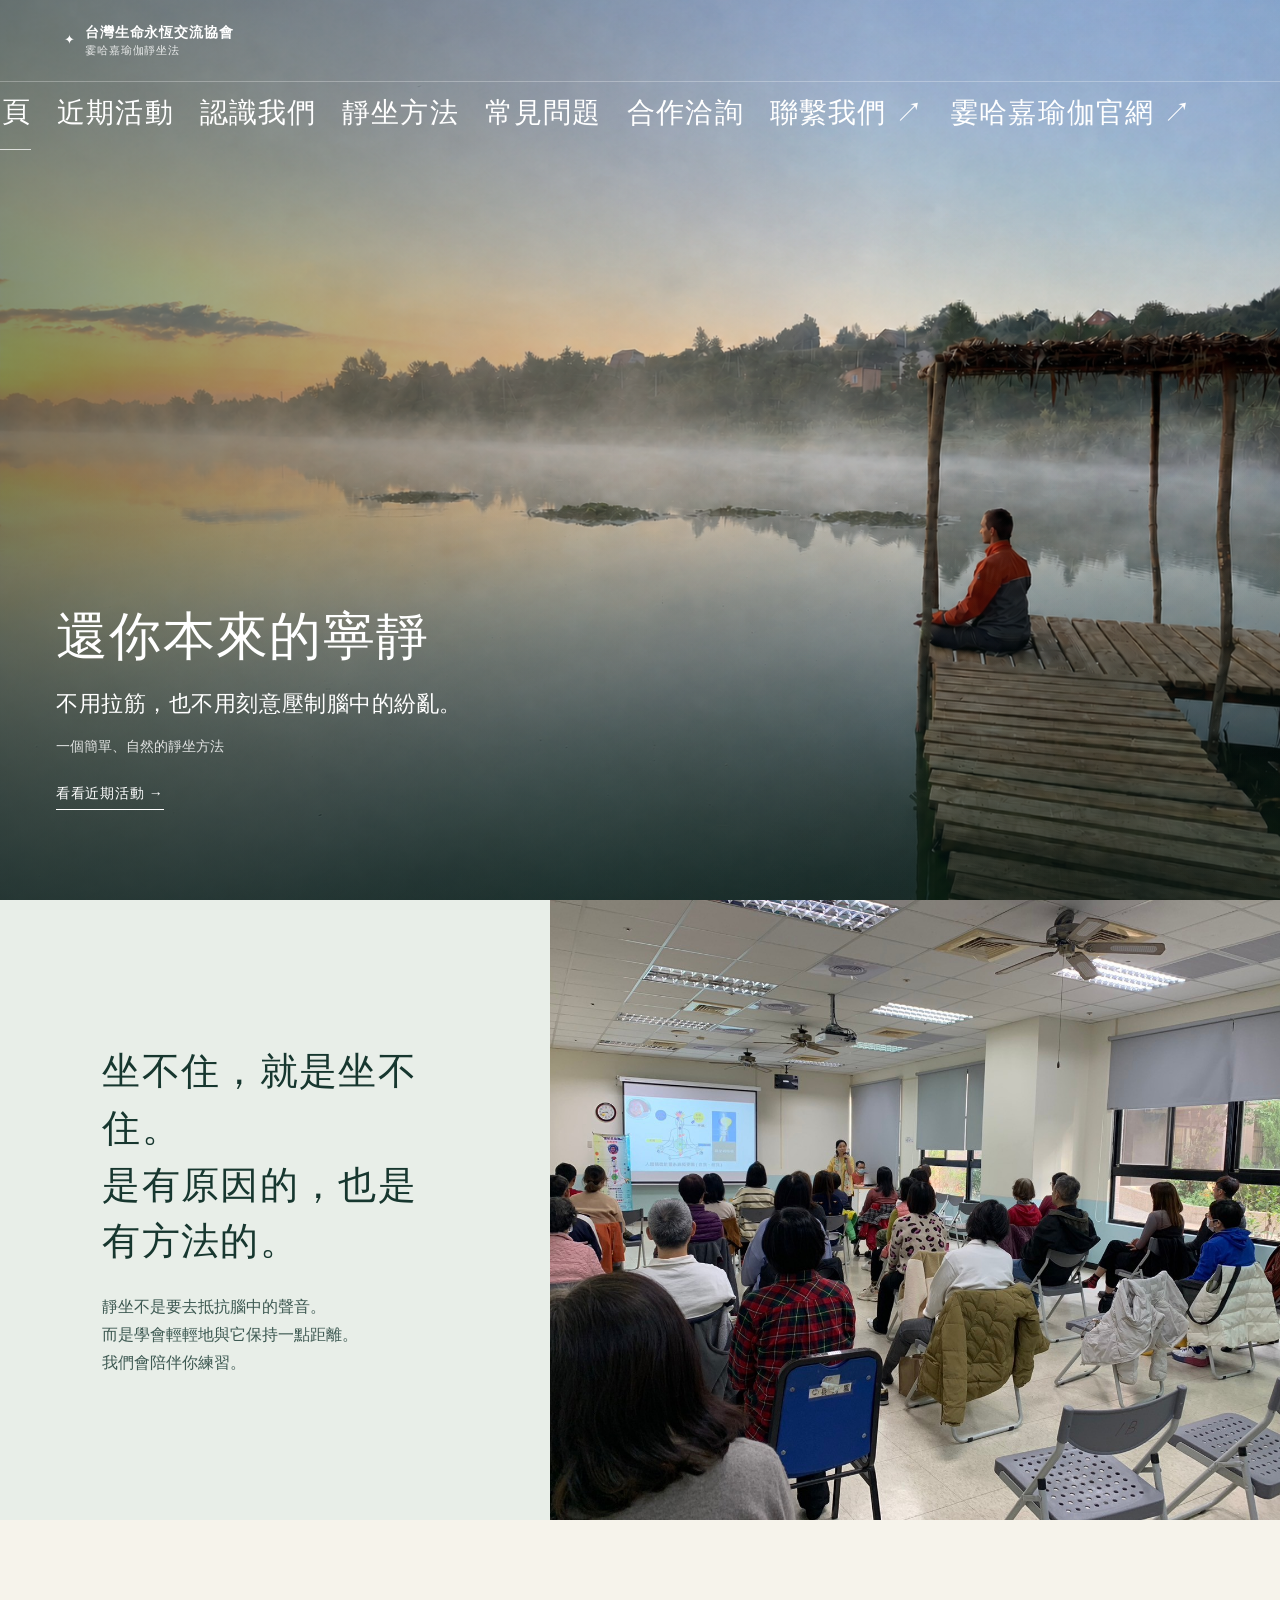
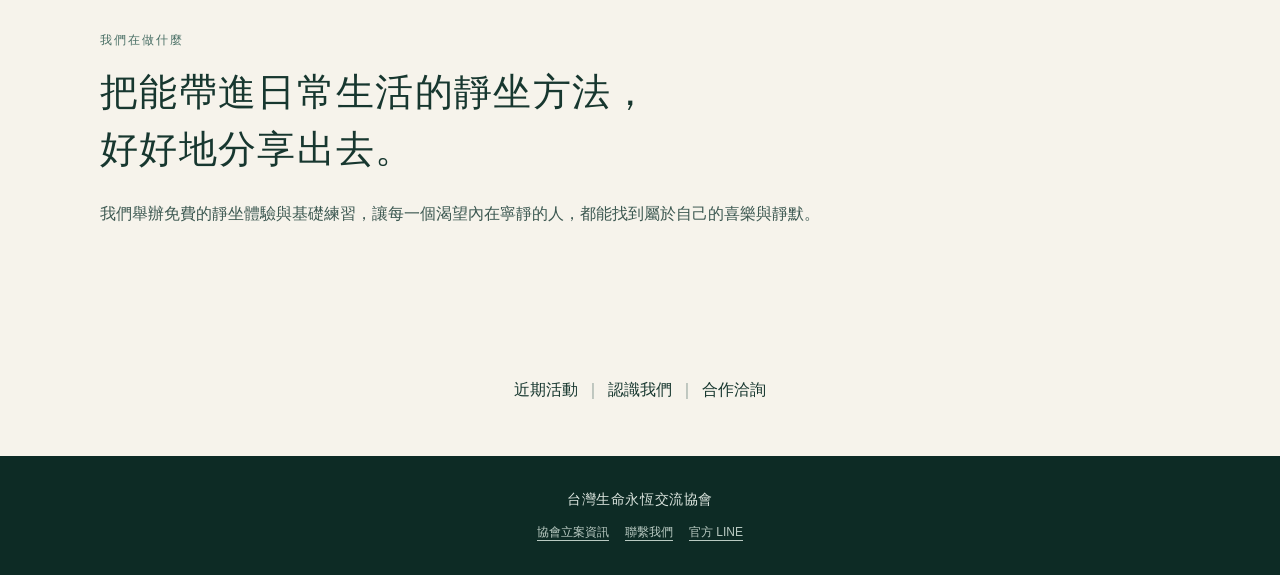
<file: index.html>
<!doctype html>
<html lang="zh-Hant">
<head>
  <meta charset="utf-8">
  <meta name="viewport" content="width=device-width,initial-scale=1,viewport-fit=cover">
  <meta name="robots" content="noindex, noarchive">
  <meta property="og:type" content="website">
  <meta property="og:title" content="還你本來的寧靜｜霎哈嘉瑜伽靜坐法">
  <meta property="og:description" content="一個簡單、自然，適合初學者的靜坐方法。">
  <meta property="og:url" content="https://sahajayogatw.github.io/The-Silence-Within/">
  <meta property="og:image" content="https://sahajayogatw.github.io/The-Silence-Within/assets/og.png?v=2">
  <meta name="twitter:card" content="summary_large_image">
  <meta name="twitter:image" content="https://sahajayogatw.github.io/The-Silence-Within/assets/og.png?v=2">
  <link rel="canonical" href="https://sahajayogatw.github.io/The-Silence-Within/">
  <title>還你本來的寧靜｜霎哈嘉瑜伽靜坐法</title>
  <link rel="stylesheet" href="assets/styles.css">
  <style>
    html{scroll-behavior:smooth}.site-header{border-bottom:1px solid rgba(255,255,255,.28)}.brand-copy span{opacity:.84}.menu-button{cursor:pointer}.mobile-nav{padding:112px 24px 40px;transition:transform .3s ease}.mobile-nav a{font-size:28px;padding:13px 0}
    .hero{height:100svh;min-height:620px;position:relative;display:flex;align-items:flex-end;color:#fff;overflow:hidden;background:#58736a}.hero img{position:absolute;inset:0;width:100%;height:100%;object-fit:cover;object-position:82% center}.hero:after{content:"";position:absolute;inset:0;background:linear-gradient(rgba(7,29,25,.24),rgba(7,29,25,.01) 58%,rgba(7,29,25,.82))}.hero-copy{position:relative;z-index:1;width:100%;padding:0 22px max(62px,calc(env(safe-area-inset-bottom) + 42px))}.hero h1{font-family:var(--serif);font-weight:500;font-size:clamp(33px,9.5vw,42px);line-height:1.2;letter-spacing:.025em;white-space:nowrap;margin:0 0 15px}.hero-lede{font-family:var(--serif);font-size:19px;line-height:1.65;letter-spacing:.025em;margin:0}.hero-note{font-size:13px;margin:13px 0 0;color:rgba(255,255,255,.84)}.line-link{display:inline-block;margin-top:18px;padding-bottom:4px;border-bottom:1px solid currentColor;text-decoration:none;font-size:14px;letter-spacing:.05em}
    .experience{background:var(--mist)}.experience-copy{padding:68px 22px 58px}.kicker{font-size:12px;letter-spacing:.17em;color:var(--lake);margin:0 0 13px}.experience h2,.work h2{font-family:var(--serif);font-weight:500;letter-spacing:.035em}.experience h2{font-size:clamp(30px,8.8vw,40px);line-height:1.5;margin:0 0 23px}.experience-text{font-size:16px;color:#3c5851;margin:0;max-width:34em}.experience-photo{display:block;width:100%;height:clamp(270px,42svh,420px);object-fit:cover;object-position:center 44%}
    .work{padding:72px 22px 68px;background:var(--paper)}.work h2{font-size:clamp(28px,8.2vw,38px);line-height:1.48;margin:0 0 22px}.work-copy{font-size:15px;color:#3c5851;margin:0;max-width:36em}.work .line-link{color:var(--ink);margin-top:25px}
    .gateways{padding:42px 22px}.gateway-list{display:flex;align-items:center;justify-content:center}.gateway{display:flex;align-items:center;text-decoration:none;font-family:var(--serif);font-size:15px;white-space:nowrap}.gateway:not(:last-child):after{content:"｜";margin:0 7px;color:#879993;font-family:var(--sans);font-weight:300}.gateway strong{font-weight:500}.gateway:active{color:var(--lake)}
    .mobile-line{display:inline}
    @media(max-width:599px){.mobile-line{display:block}.desktop-break{display:none}.experience h2{font-size:28px;line-height:1.55}}
    @media(min-width:600px){.hero-copy,.experience-copy,.work,.gateways{padding-left:max(32px,calc((100vw - 680px)/2));padding-right:max(32px,calc((100vw - 680px)/2))}}
    @media(prefers-reduced-motion:reduce){html{scroll-behavior:auto}.mobile-nav{transition:none}}
    @media(min-width:900px){
      .brand-copy span{font-size:11px}.mobile-nav{gap:26px}.mobile-nav a{letter-spacing:.04em}
      .hero{min-height:700px}.hero img{object-position:center center}.hero:after{background:linear-gradient(90deg,rgba(7,29,25,.5) 0%,rgba(7,29,25,.18) 42%,rgba(7,29,25,.02) 68%),linear-gradient(0deg,rgba(7,29,25,.58),transparent 48%)}
      .hero-copy{width:min(1180px,calc(100% - 112px));margin:0 auto;padding:0 0 clamp(82px,10vh,118px)}.hero h1{font-size:clamp(50px,4.1vw,68px);margin-bottom:18px}.hero-lede{font-size:22px;line-height:1.6}.hero-note{font-size:14px}.line-link{font-size:14px;margin-top:22px}
      .experience{display:grid;grid-template-columns:minmax(430px,.86fr) minmax(560px,1.14fr);min-height:620px}.experience-copy{display:flex;flex-direction:column;justify-content:center;padding:80px clamp(60px,8vw,150px)}.experience h2{font-size:clamp(38px,3vw,50px);line-height:1.48}.experience-photo{height:100%;min-height:620px;object-position:center 44%}
      .work{padding:110px max(72px,calc((100vw - 1080px)/2)) 100px}.work h2{font-size:clamp(38px,3vw,48px);max-width:19em}.work-copy{font-size:16px;max-width:48em}
      .gateways{padding:48px max(72px,calc((100vw - 1080px)/2)) 52px}.gateway{font-size:16px}
    }
  </style>
</head>
<body>
  <header class="site-header"><a class="brand" href="#top"><span class="mark" aria-hidden="true">✦</span><span class="brand-copy"><strong>台灣生命永恆交流協會</strong><span>霎哈嘉瑜伽靜坐法</span></span></a><button class="menu-button" type="button" aria-label="開啟主要導覽" aria-expanded="false"><span class="menu-icon"></span></button></header>
  <nav class="mobile-nav" aria-label="主要導覽"><a href="index.html" aria-current="page">首頁</a><a href="activities.html">近期活動</a><a href="about.html">認識我們</a><a href="meditation.html">靜坐方法</a><a href="faq.html">常見問題</a><a href="cooperate.html">合作洽詢</a><a href="https://docs.google.com/forms/d/e/1FAIpQLSfNof_KQOU9m71T4J-Yn13YoA4w-m708eal8SSy8WgQqDBzGQ/viewform?usp=publish-editor" target="_blank" rel="noopener">聯繫我們 ↗</a><a href="https://sahajayoga-tw.com/" target="_blank" rel="noopener">霎哈嘉瑜伽官網 ↗</a><small>簡單、自然，從親身體驗開始。</small></nav>
  <main id="top">
    <section class="hero"><img src="assets/home-lake-clean.png" alt="清晨薄霧中的湖面，一位練習者在水邊安靜靜坐"><div class="hero-copy"><h1>還你本來的寧靜</h1><p class="hero-lede"><span class="mobile-line">不用拉筋，也不用刻意</span><span class="mobile-line">壓制腦中的紛亂。</span></p><p class="hero-note">一個簡單、自然的靜坐方法</p><a class="line-link" href="activities.html">看看近期活動 →</a></div></section>
    <section class="experience"><div class="experience-copy"><h2><span class="mobile-line">坐不住，就是坐不住。</span><br class="desktop-break"><span class="mobile-line">是有原因的，</span><span class="mobile-line">也是有方法的。</span></h2><p class="experience-text">靜坐不是要去抵抗腦中的聲音。<br>而是學會輕輕地與它保持一點距離。<br>我們會陪伴你練習。</p></div><img class="experience-photo" src="assets/about-class.jpg" alt="真實練習中，參與者一起安靜練習靜坐"></section>
    <section class="work"><p class="kicker">我們在做什麼</p><h2><span class="mobile-line">把能帶進日常生活的</span><span class="mobile-line">靜坐方法，</span><br class="desktop-break"><span class="mobile-line">好好地分享出去。</span></h2><p class="work-copy">我們舉辦免費的靜坐體驗與基礎練習，讓每一個渴望內在寧靜的人，都能找到屬於自己的喜樂與靜默。</p></section>
    <section class="gateways" aria-label="主要入口"><div class="gateway-list"><a class="gateway" href="activities.html"><strong>近期活動</strong></a><a class="gateway" href="about.html"><strong>認識我們</strong></a><a class="gateway" href="cooperate.html"><strong>合作洽詢</strong></a></div></section>
  </main>
  <footer><p class="footer-name">台灣生命永恆交流協會</p><nav class="footer-meta" aria-label="協會資訊與聯絡方式"><a class="footer-link" href="about.html#association-title">協會立案資訊</a><a class="footer-link" href="https://docs.google.com/forms/d/e/1FAIpQLSfNof_KQOU9m71T4J-Yn13YoA4w-m708eal8SSy8WgQqDBzGQ/viewform?usp=publish-editor" target="_blank" rel="noopener">聯繫我們</a><a class="footer-link" href="https://lin.ee/pckyV9F" target="_blank" rel="noopener">官方 LINE</a></nav></footer>
  <script src="assets/nav.js"></script>
</body>
</html>
</file>
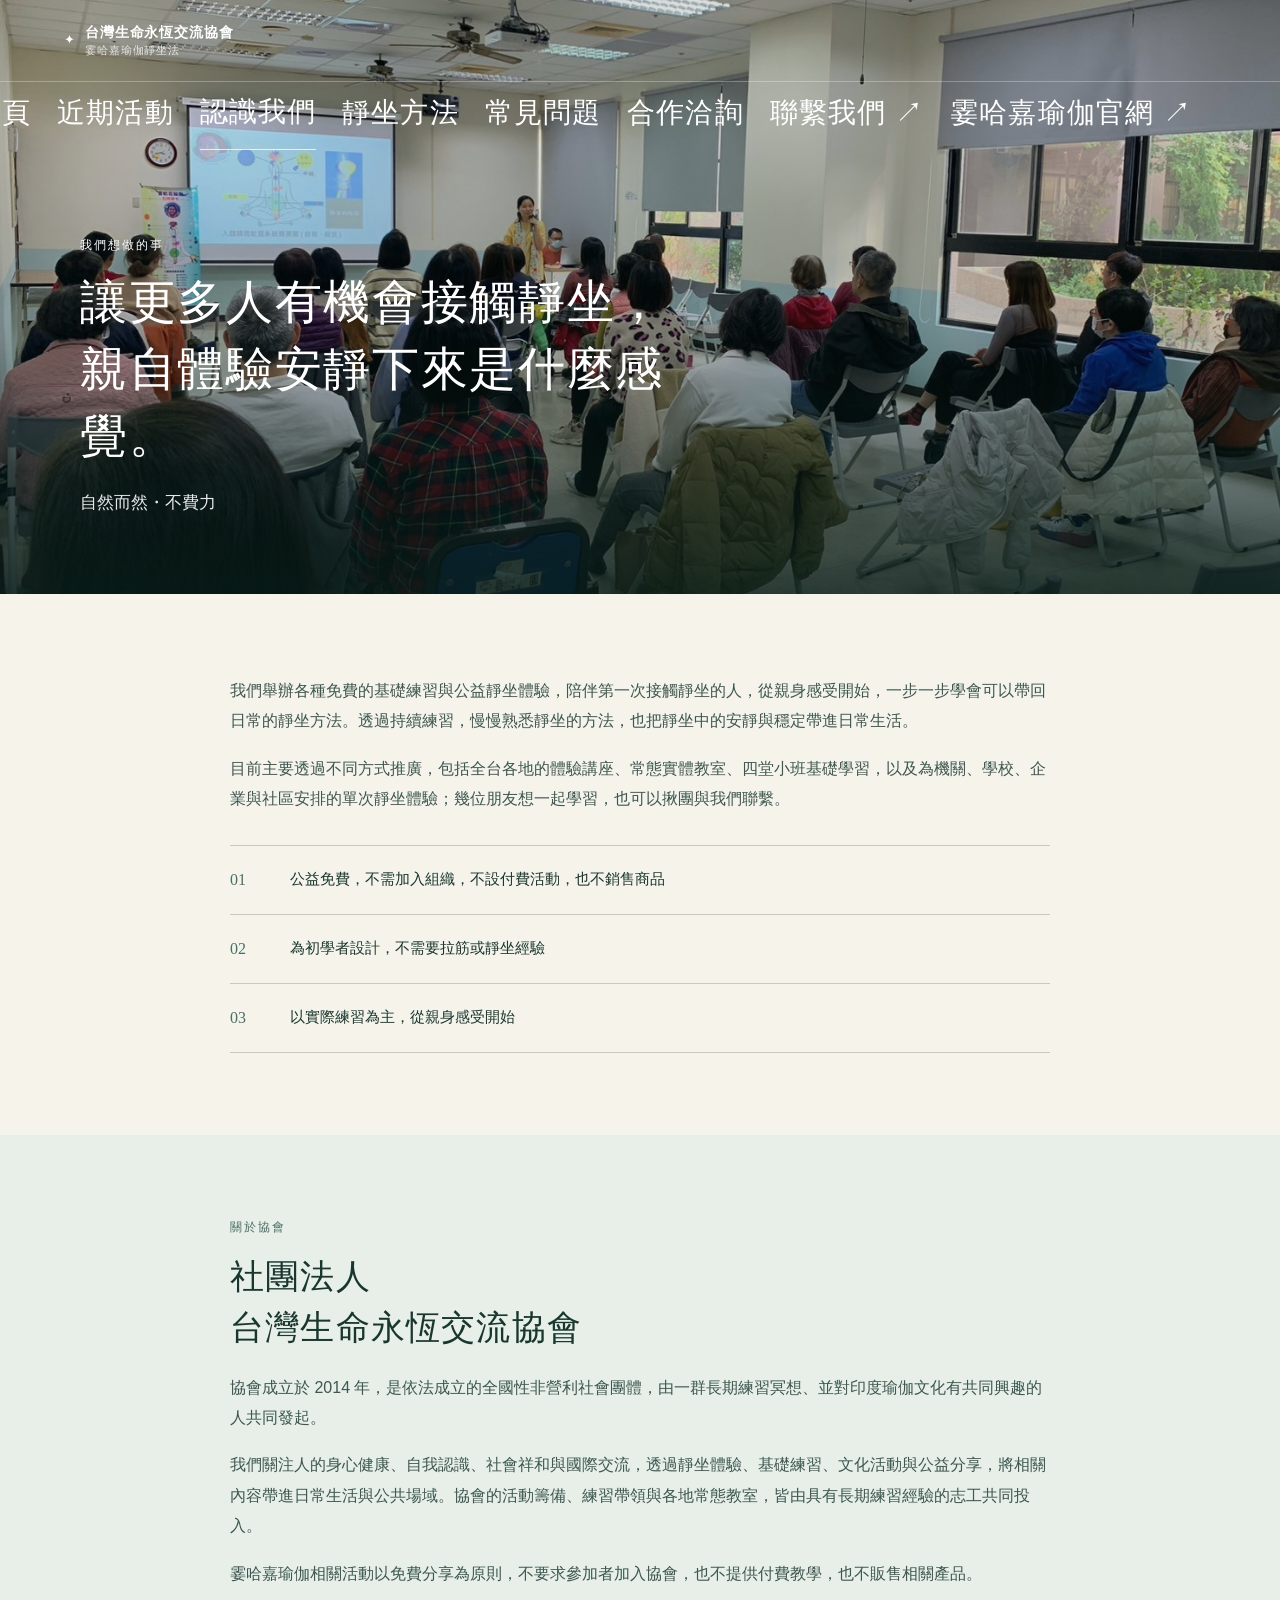
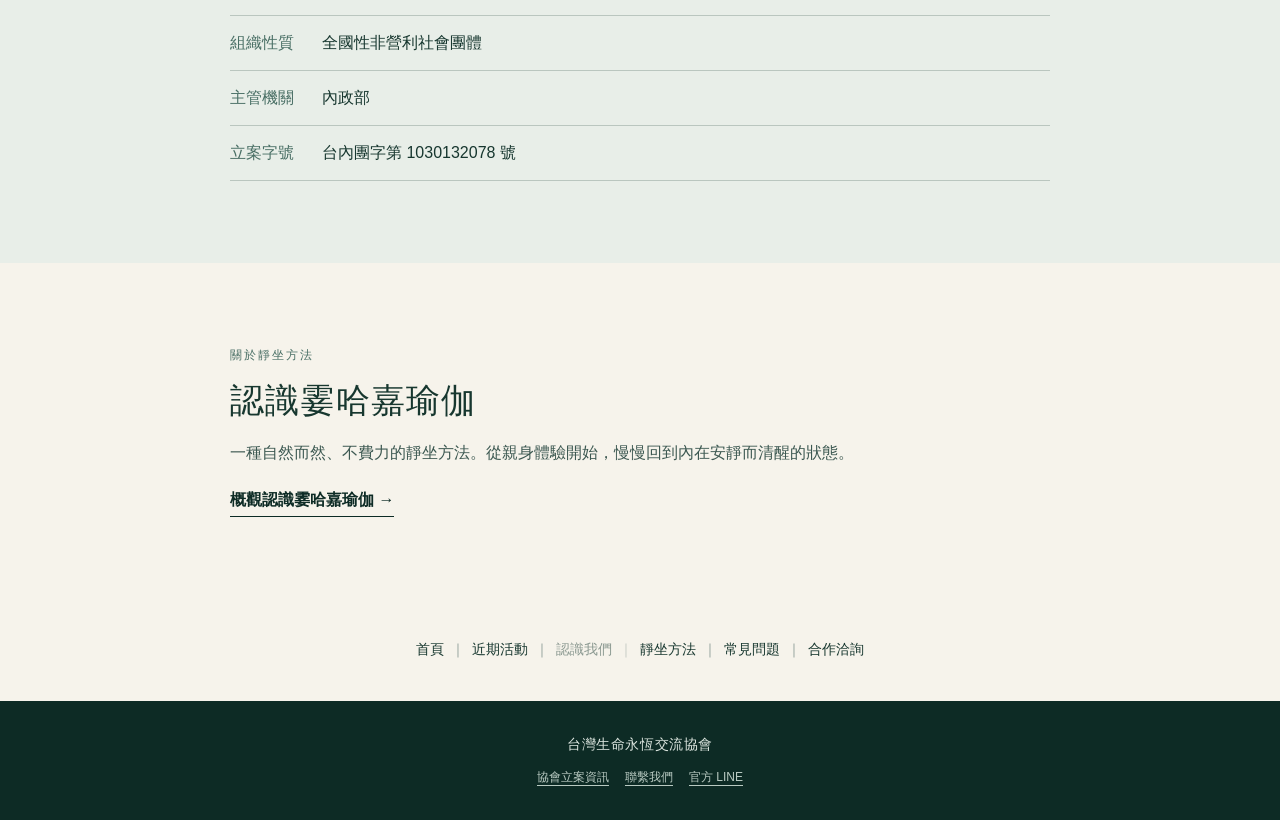
<file: about.html>
<!doctype html>
<html lang="zh-Hant">
<head>
  <meta charset="utf-8">
  <meta name="viewport" content="width=device-width,initial-scale=1,viewport-fit=cover">
  <meta name="robots" content="noindex, noarchive">
  <meta property="og:type" content="website">
  <meta property="og:title" content="認識我們｜霎哈嘉瑜伽靜坐法">
  <meta property="og:description" content="從實際練習中感受安靜，認識我們推廣的靜坐方法。">
  <meta property="og:url" content="https://sahajayogatw.github.io/The-Silence-Within/about.html">
  <meta property="og:image" content="https://sahajayogatw.github.io/The-Silence-Within/assets/og.png?v=2">
  <meta name="twitter:card" content="summary_large_image">
  <meta name="twitter:image" content="https://sahajayogatw.github.io/The-Silence-Within/assets/og.png?v=2">
  <link rel="canonical" href="https://sahajayogatw.github.io/The-Silence-Within/about.html">
  <title>認識我們｜霎哈嘉瑜伽靜坐法</title>
  <link rel="stylesheet" href="assets/styles.css">
  <style>
    html{scroll-behavior:smooth}.site-header{border-bottom:1px solid rgba(255,255,255,.28)}.brand-copy span{opacity:.8}.mobile-nav{padding:112px 24px 40px;transition:.3s}.mobile-nav a{font-size:28px;padding:13px 0}
    .page-intro{min-height:66svh;padding:120px 22px 50px;display:flex;flex-direction:column;justify-content:flex-end;color:#fff;background:linear-gradient(to bottom,rgba(7,29,25,.14) 22%,rgba(7,29,25,.24) 55%,rgba(7,29,25,.82) 100%),url("assets/about-class.jpg") center center/cover no-repeat}.kicker{font-size:12px;letter-spacing:.17em;color:var(--lake);margin:0 0 13px}.page-intro .kicker{color:#fff}.page-intro h1,.section h2{font-family:var(--serif);font-weight:500;letter-spacing:.035em}.page-intro h1{font-size:clamp(34px,9.5vw,44px);line-height:1.35;margin:0 0 18px}.page-intro p:last-child{font-size:15px;color:rgba(255,255,255,.9);margin:0}.section{padding:56px 22px}.section.mist{background:var(--mist)}.section h2{font-size:27px;line-height:1.5;margin:0 0 22px}.body{font-size:15px;color:#3c5851;margin:0 0 17px}.principles{margin-top:30px;border-top:1px solid var(--line)}.principle{display:grid;grid-template-columns:36px 1fr;gap:12px;padding:16px 0;border-bottom:1px solid var(--line)}.principle span{font-family:var(--serif);color:var(--lake)}.principle p{font-size:14px;margin:0}.quote{font-family:var(--serif);font-size:20px;line-height:1.65;margin:28px 0 0;padding:22px 0;border-block:1px solid var(--line)}details{border-top:1px solid var(--line)}details:last-child{border-bottom:1px solid var(--line)}summary{cursor:pointer;list-style:none;position:relative;padding:18px 30px 18px 0;font-family:var(--serif);font-size:17px;line-height:1.5}summary::-webkit-details-marker{display:none}summary:after{content:"＋";position:absolute;right:0;top:18px;font-family:var(--sans)}details[open] summary:after{content:"−"}details p{font-size:14px;color:#456059;margin:0 0 19px}.page-links{display:flex;justify-content:center;align-items:center;padding:30px 22px}.page-links a{text-decoration:none;font-family:var(--serif);font-size:14px}.page-links a:not(:last-child):after{content:"｜";margin:0 7px;color:#879993;font-family:var(--sans)}
    @media(max-width:599px){.page-intro{--intro-photo-height:clamp(300px,42svh,390px);position:relative;min-height:0;padding:calc(var(--intro-photo-height) + 38px) 22px 46px;display:block;color:var(--ink);background:var(--paper);overflow:hidden}.page-intro:before{content:"";position:absolute;z-index:0;inset:0 0 auto;height:var(--intro-photo-height);background:linear-gradient(rgba(7,29,25,.28),rgba(7,29,25,.04) 55%),url("assets/about-class.jpg") center 44%/cover no-repeat}.page-intro>*{position:relative;z-index:1}.page-intro .kicker{color:var(--lake)}.page-intro h1{font-size:clamp(30px,8vw,34px);line-height:1.45;margin-bottom:16px}.page-intro p:last-child{color:#3c5851;line-height:1.75}}
    @media(min-width:600px){.page-intro,.section,.page-links{padding-left:max(32px,calc((100vw - 680px)/2));padding-right:max(32px,calc((100vw - 680px)/2))}}
    .association h2{margin-bottom:20px}.association-data{margin:26px 0 0;border-top:1px solid var(--line)}.association-data div{display:grid;grid-template-columns:78px 1fr;gap:14px;padding:13px 0;border-bottom:1px solid var(--line)}.association-data dt{color:var(--lake)}.association-data dd{margin:0}.method-link{padding-top:0}.method-link .kicker{margin-bottom:9px}.method-link h2{font-size:23px;margin-bottom:12px}.method-link .body{margin-bottom:18px}.text-link{display:inline-block;color:var(--deep);font-weight:600;text-decoration:none;border-bottom:1px solid currentColor;padding-bottom:2px}.page-links{flex-direction:column;gap:12px}.page-link-row{display:flex;justify-content:center;align-items:center;flex-wrap:wrap}
    @media(min-width:900px){
      .mobile-nav{gap:26px}.mobile-nav a{letter-spacing:.04em}
      .page-intro{min-height:clamp(520px,66vh,710px);padding:150px max(72px,calc((100vw - 1120px)/2)) 76px;background-position:center 48%}.page-intro h1{font-size:clamp(44px,3.7vw,58px);line-height:1.42;max-width:14em}.page-intro p:last-child{font-size:17px}
      .section{padding:82px max(72px,calc((100vw - 820px)/2))}.section h2{font-size:34px}.body{font-size:16px;line-height:1.9}.principle{grid-template-columns:48px 1fr;padding:20px 0}.principle p{font-size:15px}.quote{font-size:23px}
      .page-links{padding-top:38px;padding-bottom:38px}
    }
  </style>
</head>
<body>
  <header class="site-header"><a class="brand" href="index.html"><span class="mark" aria-hidden="true">✦</span><span class="brand-copy"><strong>台灣生命永恆交流協會</strong><span>霎哈嘉瑜伽靜坐法</span></span></a><button class="menu-button" type="button" aria-label="開啟主要導覽" aria-expanded="false"><span class="menu-icon"></span></button></header>
  <nav class="mobile-nav" aria-label="主要導覽"><a href="index.html">首頁</a><a href="activities.html">近期活動</a><a href="about.html" aria-current="page">認識我們</a><a href="meditation.html">靜坐方法</a><a href="faq.html">常見問題</a><a href="cooperate.html">合作洽詢</a><a href="https://docs.google.com/forms/d/e/1FAIpQLSfNof_KQOU9m71T4J-Yn13YoA4w-m708eal8SSy8WgQqDBzGQ/viewform?usp=publish-editor" target="_blank" rel="noopener">聯繫我們 ↗</a><a href="https://sahajayoga-tw.com/" target="_blank" rel="noopener">霎哈嘉瑜伽官網 ↗</a><small>簡單、自然，從親身體驗開始。</small></nav>
  <main>
    <header class="page-intro"><p class="kicker">我們想做的事</p><h1>讓更多人有機會接觸靜坐，<br>親自體驗安靜下來是什麼感覺。</h1><p>自然而然・不費力</p></header>
    <section class="section"><p class="body">我們舉辦各種免費的基礎練習與公益靜坐體驗，陪伴第一次接觸靜坐的人，從親身感受開始，一步一步學會可以帶回日常的靜坐方法。透過持續練習，慢慢熟悉靜坐的方法，也把靜坐中的安靜與穩定帶進日常生活。</p><p class="body">目前主要透過不同方式推廣，包括全台各地的體驗講座、常態實體教室、四堂小班基礎學習，以及為機關、學校、企業與社區安排的單次靜坐體驗；幾位朋友想一起學習，也可以揪團與我們聯繫。</p><div class="principles"><div class="principle"><span>01</span><p>公益免費，不需加入組織，不設付費活動，也不銷售商品</p></div><div class="principle"><span>02</span><p>為初學者設計，不需要拉筋或靜坐經驗</p></div><div class="principle"><span>03</span><p>以實際練習為主，從親身感受開始</p></div></div></section>
    <section class="section mist association" aria-labelledby="association-title"><p class="kicker">關於協會</p><h2 id="association-title">社團法人<br>台灣生命永恆交流協會</h2><p class="body">協會成立於 2014 年，是依法成立的全國性非營利社會團體，由一群長期練習冥想、並對印度瑜伽文化有共同興趣的人共同發起。</p><p class="body">我們關注人的身心健康、自我認識、社會祥和與國際交流，透過靜坐體驗、基礎練習、文化活動與公益分享，將相關內容帶進日常生活與公共場域。協會的活動籌備、練習帶領與各地常態教室，皆由具有長期練習經驗的志工共同投入。</p><p class="body">霎哈嘉瑜伽相關活動以免費分享為原則，不要求參加者加入協會，也不提供付費教學，也不販售相關產品。</p><dl class="association-data"><div><dt>組織性質</dt><dd>全國性非營利社會團體</dd></div><div><dt>主管機關</dt><dd>內政部</dd></div><div><dt>立案字號</dt><dd>台內團字第 1030132078 號</dd></div></dl></section>
    <section class="section method-link" aria-labelledby="method-link-title"><p class="kicker">關於靜坐方法</p><h2 id="method-link-title">認識霎哈嘉瑜伽</h2><p class="body">一種自然而然、不費力的靜坐方法。從親身體驗開始，慢慢回到內在安靜而清醒的狀態。</p><a class="text-link" href="meditation.html">概觀認識霎哈嘉瑜伽 →</a></section>
    <nav class="page-links" aria-label="其他頁面"><div class="page-link-row"><a href="index.html">首頁</a><a href="activities.html">近期活動</a><a href="about.html" aria-current="page">認識我們</a><a href="meditation.html">靜坐方法</a><a href="faq.html">常見問題</a><a href="cooperate.html">合作洽詢</a></div></nav>
  </main>
  <footer><p class="footer-name">台灣生命永恆交流協會</p><nav class="footer-meta" aria-label="協會資訊與聯絡方式"><a class="footer-link" href="about.html#association-title">協會立案資訊</a><a class="footer-link" href="https://docs.google.com/forms/d/e/1FAIpQLSfNof_KQOU9m71T4J-Yn13YoA4w-m708eal8SSy8WgQqDBzGQ/viewform?usp=publish-editor" target="_blank" rel="noopener">聯繫我們</a><a class="footer-link" href="https://lin.ee/pckyV9F" target="_blank" rel="noopener">官方 LINE</a></nav></footer>
  <script src="assets/nav.js"></script>
</body>
</html>
</file>
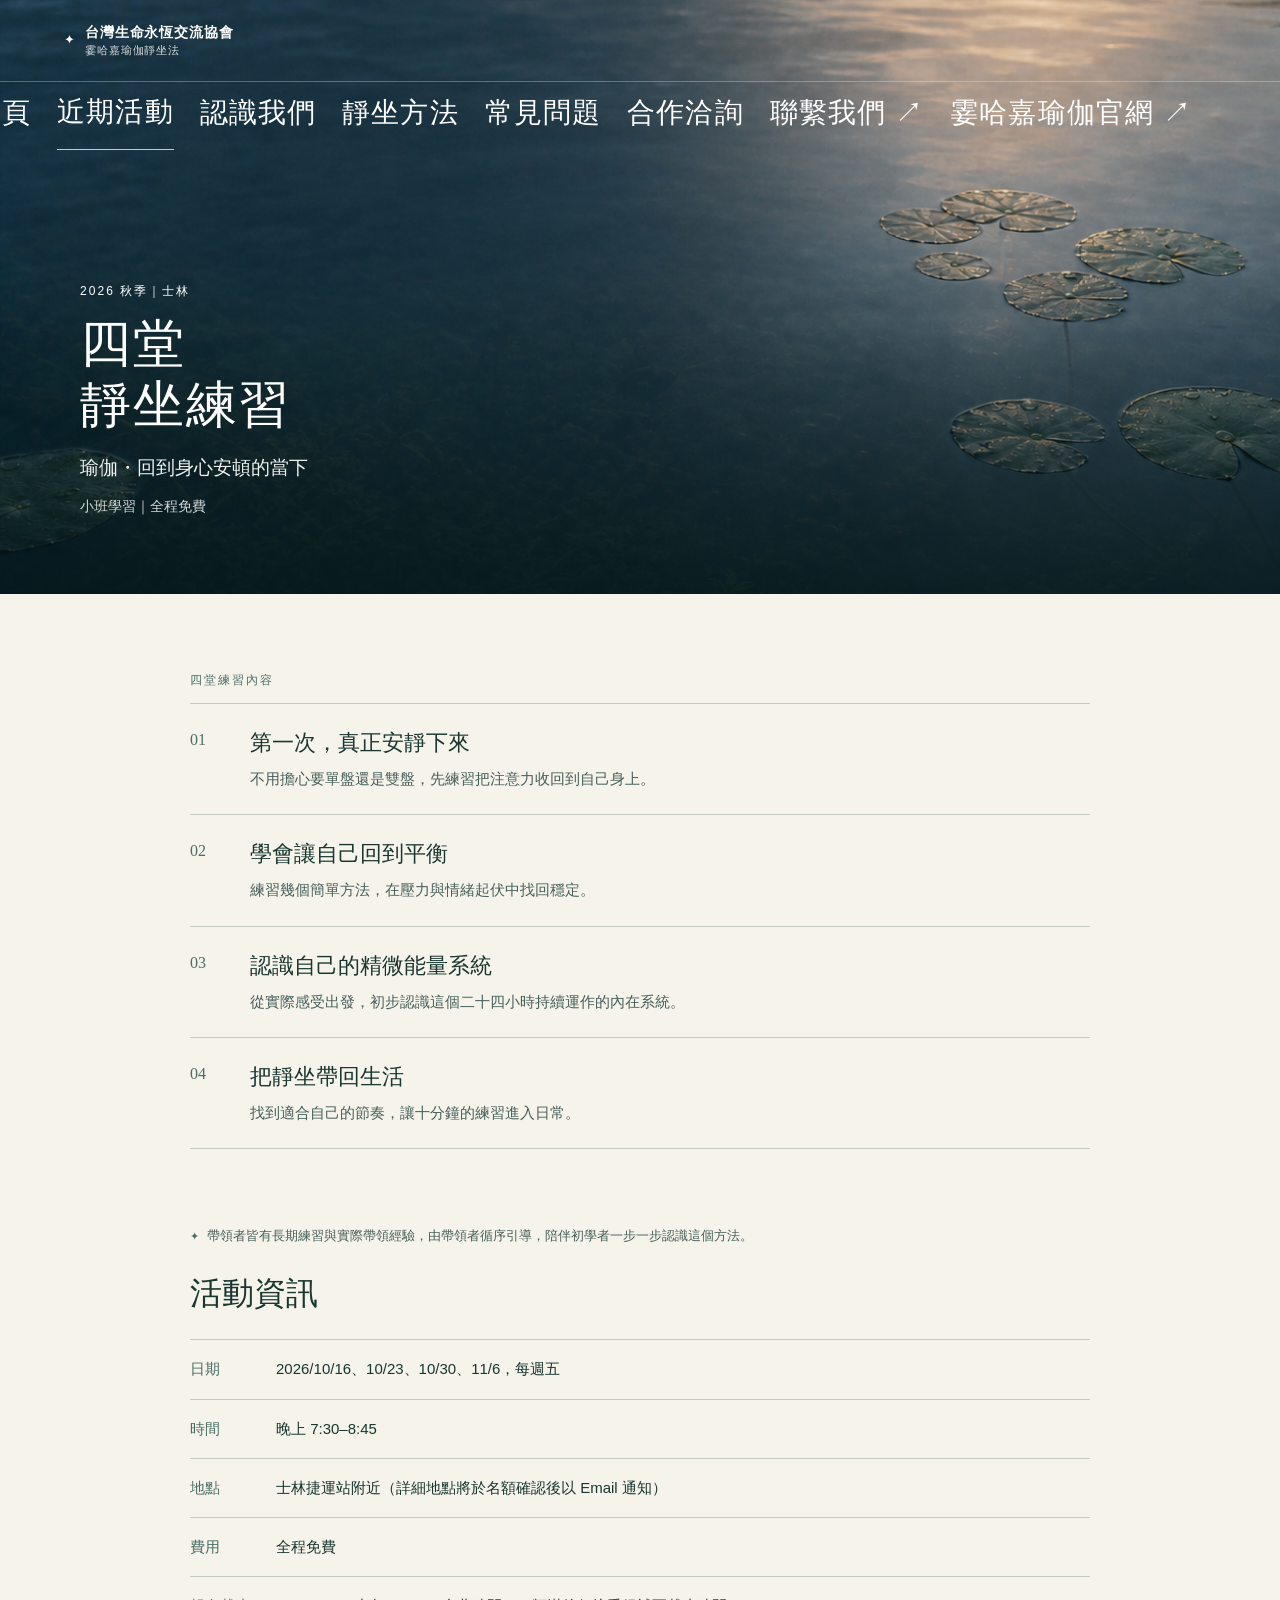
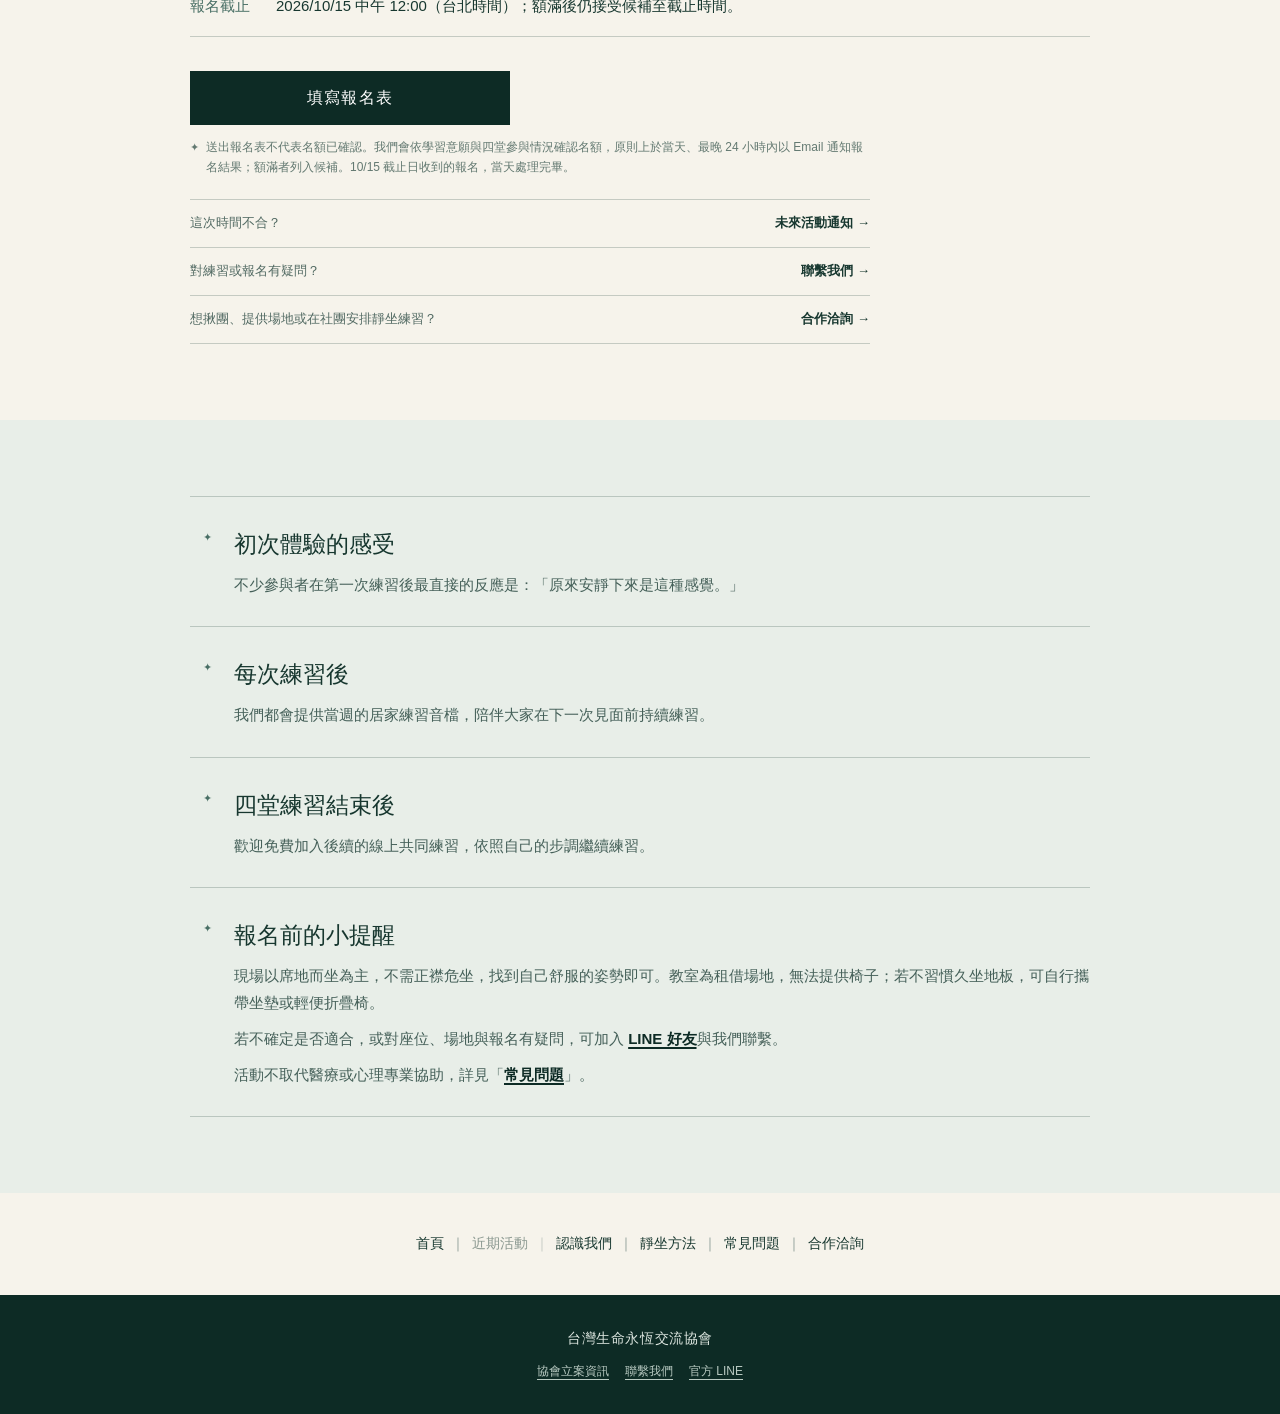
<file: activities.html>
<!doctype html>
<html lang="zh-Hant">
<head>
  <meta charset="utf-8">
  <meta name="viewport" content="width=device-width,initial-scale=1,viewport-fit=cover">
  <meta name="robots" content="noindex, noarchive">
  <meta property="og:type" content="website">
  <meta property="og:title" content="近期活動｜霎哈嘉瑜伽靜坐法">
  <meta property="og:description" content="2026 秋季士林四堂靜坐練習小班。">
  <meta property="og:url" content="https://sahajayogatw.github.io/The-Silence-Within/activities.html">
  <meta property="og:image" content="https://sahajayogatw.github.io/The-Silence-Within/assets/og.png?v=2">
  <meta name="twitter:card" content="summary_large_image">
  <meta name="twitter:image" content="https://sahajayogatw.github.io/The-Silence-Within/assets/og.png?v=2">
  <link rel="canonical" href="https://sahajayogatw.github.io/The-Silence-Within/activities.html">
  <title>近期活動｜霎哈嘉瑜伽靜坐法</title>
  <link rel="stylesheet" href="assets/styles.css">
  <style>
    .site-header{border-bottom:1px solid rgba(255,255,255,.28)}.brand-copy span{opacity:.84}.mobile-nav{padding:112px 24px 40px;transition:.3s}.mobile-nav a{font-size:28px;padding:13px 0}
    .page-intro{min-height:66svh;padding:120px 22px 50px;display:flex;flex-direction:column;justify-content:flex-end;color:#fff;background:linear-gradient(to bottom,rgba(5,25,28,.08) 24%,rgba(5,25,28,.22) 55%,rgba(5,25,28,.78) 100%),url("assets/activities-lake.png") center/cover no-repeat}.kicker{font-size:12px;letter-spacing:.17em;color:var(--lake);margin:0 0 12px}.page-intro .kicker{color:#fff}.page-intro h1{font-family:var(--serif);font-weight:500;font-size:clamp(35px,10vw,46px);line-height:1.18;letter-spacing:.035em;margin:0 0 16px}.hero-subtitle{font-family:var(--serif);font-size:16px;color:rgba(255,255,255,.94);margin:0}.hero-facts{font-size:13px;color:rgba(255,255,255,.82);margin:9px 0 0}.section{padding:54px 22px}.section h2{font-family:var(--serif);font-size:26px;font-weight:500;line-height:1.5;margin:0 0 22px}.section h2.kicker{font-family:var(--sans);font-size:12px;font-weight:400;line-height:1.75;letter-spacing:.17em;color:var(--lake);margin:0 0 12px}.leader-note{display:flex;align-items:flex-start;gap:8px;font-size:13px;color:#456059;line-height:1.7;margin:0 0 22px}.leader-note span:first-child{font-size:11px;line-height:2;color:var(--lake)}.course-list{border-top:1px solid var(--line)}.course{display:grid;grid-template-columns:36px 1fr;gap:12px;padding:15px 0;border-bottom:1px solid var(--line)}.course span{font-family:var(--serif);color:var(--lake)}.course h3{font-family:var(--serif);font-size:18px;font-weight:500;line-height:1.55;margin:0 0 6px}.course p{margin:0;font-size:14px;color:#456059;line-height:1.75}.facts{margin:0;border-top:1px solid var(--line)}.fact{display:grid;grid-template-columns:56px 1fr;gap:14px;padding:13px 0;border-bottom:1px solid var(--line);font-size:14px}.fact dt{color:var(--lake)}.fact dd{margin:0}.cta{display:block;margin-top:28px;padding:13px 18px;text-align:center;text-decoration:none;color:#fff;background:var(--deep);letter-spacing:.08em}.secondary-actions{margin:22px 0 0;border-top:1px solid var(--line)}.secondary-action{display:grid;grid-template-columns:1fr auto;gap:16px;align-items:center;padding:12px 0;border-bottom:1px solid var(--line);font-size:13px;color:#526a63}.secondary-action a{color:var(--ink);font-weight:600;text-decoration:none;white-space:nowrap}.note{display:flex;align-items:flex-start;gap:7px;font-size:12px;color:#637971;line-height:1.65;margin:13px 0 0}.note-icon{font-size:11px;line-height:1.8}.after{background:var(--mist)}.after-block{display:grid;grid-template-columns:26px 1fr;gap:10px;padding:22px 0;border-top:1px solid var(--line)}.after-block:last-child{border-bottom:1px solid var(--line)}.info-icon{font-size:11px;color:var(--lake);line-height:2.2;text-align:center}.after-block h3{font-family:var(--serif);font-weight:500;font-size:20px;margin:0 0 7px}.after-block p{font-size:14px;color:#456059;margin:0}.after-block p+p{margin-top:10px}.after-block a{color:var(--deep);font-weight:700;text-decoration-thickness:1.5px;text-underline-offset:3px}.page-links{display:flex;justify-content:center;align-items:center;padding:30px 22px}.page-links a{text-decoration:none;font-family:var(--serif);font-size:14px}.page-links a:not(:last-child):after{content:"｜";margin:0 7px;color:#879993;font-family:var(--sans)}@media(min-width:600px){.page-intro,.section,.page-links{padding-left:max(32px,calc((100vw - 680px)/2));padding-right:max(32px,calc((100vw - 680px)/2))}}
    .page-links{flex-direction:column;gap:12px}.page-link-row{display:flex;justify-content:center;align-items:center}
    @media(min-width:900px){
      .mobile-nav{gap:26px}.mobile-nav a{letter-spacing:.04em}
      .page-intro{min-height:clamp(520px,66vh,710px);padding:150px max(72px,calc((100vw - 1120px)/2)) 76px;background-position:center 54%}.page-intro h1{font-size:clamp(48px,4vw,62px);max-width:8em}.hero-subtitle{font-size:19px}.hero-facts{font-size:14px}
      .section{padding:76px max(72px,calc((100vw - 900px)/2))}.section h2{font-size:32px}.course{grid-template-columns:48px 1fr;padding:22px 0}.course h3{font-size:22px}.course p{font-size:15px}
      .fact{grid-template-columns:72px 1fr;padding:16px 0;font-size:15px}.cta{width:320px;margin-top:34px}.note{max-width:680px}.secondary-actions{max-width:680px}
      .after-block{grid-template-columns:34px 1fr;padding:28px 0}.after-block h3{font-size:23px}.after-block p{font-size:15px}
      .page-links{padding-top:38px;padding-bottom:38px}
    }
  </style>
</head>
<body>
  <header class="site-header"><a class="brand" href="index.html"><span class="mark" aria-hidden="true">✦</span><span class="brand-copy"><strong>台灣生命永恆交流協會</strong><span>霎哈嘉瑜伽靜坐法</span></span></a><button class="menu-button" type="button" aria-label="開啟主要導覽" aria-expanded="false"><span class="menu-icon"></span></button></header>
  <nav class="mobile-nav" aria-label="主要導覽"><a href="index.html">首頁</a><a href="activities.html" aria-current="page">近期活動</a><a href="about.html">認識我們</a><a href="meditation.html">靜坐方法</a><a href="faq.html">常見問題</a><a href="cooperate.html">合作洽詢</a><a href="https://docs.google.com/forms/d/e/1FAIpQLSfNof_KQOU9m71T4J-Yn13YoA4w-m708eal8SSy8WgQqDBzGQ/viewform?usp=publish-editor" target="_blank" rel="noopener">聯繫我們 ↗</a><a href="https://sahajayoga-tw.com/" target="_blank" rel="noopener">霎哈嘉瑜伽官網 ↗</a><small>簡單、自然，從親身體驗開始。</small></nav>
  <main>
    <header class="page-intro"><p class="kicker">2026 秋季｜士林</p><h1>四堂<br>靜坐練習</h1><p class="hero-subtitle">瑜伽・回到身心安頓的當下</p><p class="hero-facts">小班學習｜全程免費</p></header>
    <section class="section"><h2 class="kicker">四堂練習內容</h2><div class="course-list"><div class="course"><span>01</span><div><h3>第一次，真正安靜下來</h3><p>不用擔心要單盤還是雙盤，先練習把注意力收回到自己身上。</p></div></div><div class="course"><span>02</span><div><h3>學會讓自己回到平衡</h3><p>練習幾個簡單方法，在壓力與情緒起伏中找回穩定。</p></div></div><div class="course"><span>03</span><div><h3>認識自己的精微能量系統</h3><p>從實際感受出發，初步認識這個二十四小時持續運作的內在系統。</p></div></div><div class="course"><span>04</span><div><h3>把靜坐帶回生活</h3><p>找到適合自己的節奏，讓十分鐘的練習進入日常。</p></div></div></div></section>
    <section class="section" style="padding-top:0"><p class="leader-note"><span aria-hidden="true">✦</span><span>帶領者皆有長期練習與實際帶領經驗，由帶領者循序引導，陪伴初學者一步一步認識這個方法。</span></p><h2>活動資訊</h2><dl class="facts"><div class="fact"><dt>日期</dt><dd>2026/10/16、10/23、10/30、11/6，每週五</dd></div><div class="fact"><dt>時間</dt><dd>晚上 7:30–8:45</dd></div><div class="fact"><dt>地點</dt><dd>士林捷運站附近（詳細地點將於名額確認後以 Email 通知）</dd></div><div class="fact"><dt>費用</dt><dd>全程免費</dd></div><div class="fact"><dt>報名截止</dt><dd>2026/10/15 中午 12:00（台北時間）；額滿後仍接受候補至截止時間。</dd></div></dl><a class="cta" href="https://docs.google.com/forms/d/e/1FAIpQLSeXQQ3fyJi0415dz3sqWfuNQ7mO7pIMOQTBXbyiPkO5PVkx8Q/viewform?usp=header" target="_blank" rel="noopener">填寫報名表</a><p class="note"><span class="note-icon" aria-hidden="true">✦</span><span>送出報名表不代表名額已確認。我們會依學習意願與四堂參與情況確認名額，原則上於當天、最晚 24 小時內以 Email 通知報名結果；額滿者列入候補。10/15 截止日收到的報名，當天處理完畢。</span></p><div class="secondary-actions" aria-label="其他聯繫方式"><div class="secondary-action"><span>這次時間不合？</span><a href="https://docs.google.com/forms/d/e/1FAIpQLSf9sAgqEzRMnTBoX9wXl8pK2wZcBirGskUPFObRakvL7xHtrw/viewform?usp=publish-editor" target="_blank" rel="noopener">未來活動通知 →</a></div><div class="secondary-action"><span>對練習或報名有疑問？</span><a href="https://docs.google.com/forms/d/e/1FAIpQLSfNof_KQOU9m71T4J-Yn13YoA4w-m708eal8SSy8WgQqDBzGQ/viewform?usp=publish-editor" target="_blank" rel="noopener">聯繫我們 →</a></div><div class="secondary-action"><span>想揪團、提供場地或在社團安排靜坐練習？</span><a href="cooperate.html">合作洽詢 →</a></div></div></section>
    <section class="section after"><div class="after-block"><span class="info-icon" aria-hidden="true">✦</span><div><h3>初次體驗的感受</h3><p>不少參與者在第一次練習後最直接的反應是：「原來安靜下來是這種感覺。」</p></div></div><div class="after-block"><span class="info-icon" aria-hidden="true">✦</span><div><h3>每次練習後</h3><p>我們都會提供當週的居家練習音檔，陪伴大家在下一次見面前持續練習。</p></div></div><div class="after-block"><span class="info-icon" aria-hidden="true">✦</span><div><h3>四堂練習結束後</h3><p>歡迎免費加入後續的線上共同練習，依照自己的步調繼續練習。</p></div></div><div class="after-block"><span class="info-icon" aria-hidden="true">✦</span><div><h3>報名前的小提醒</h3><p>現場以席地而坐為主，不需正襟危坐，找到自己舒服的姿勢即可。教室為租借場地，無法提供椅子；若不習慣久坐地板，可自行攜帶坐墊或輕便折疊椅。</p><p>若不確定是否適合，或對座位、場地與報名有疑問，可加入 <a href="https://lin.ee/pckyV9F" target="_blank" rel="noopener">LINE 好友</a>與我們聯繫。</p><p>活動不取代醫療或心理專業協助，詳見「<a href="faq.html#medical">常見問題</a>」。</p></div></div></section>
    <nav class="page-links" aria-label="其他頁面"><div class="page-link-row"><a href="index.html">首頁</a><a href="activities.html" aria-current="page">近期活動</a><a href="about.html">認識我們</a><a href="meditation.html">靜坐方法</a><a href="faq.html">常見問題</a><a href="cooperate.html">合作洽詢</a></div></nav>
  </main>
  <footer><p class="footer-name">台灣生命永恆交流協會</p><nav class="footer-meta" aria-label="協會資訊與聯絡方式"><a class="footer-link" href="about.html#association-title">協會立案資訊</a><a class="footer-link" href="https://docs.google.com/forms/d/e/1FAIpQLSfNof_KQOU9m71T4J-Yn13YoA4w-m708eal8SSy8WgQqDBzGQ/viewform?usp=publish-editor" target="_blank" rel="noopener">聯繫我們</a><a class="footer-link" href="https://lin.ee/pckyV9F" target="_blank" rel="noopener">官方 LINE</a></nav></footer>
  <script src="assets/nav.js"></script>
</body>
</html>
</file>
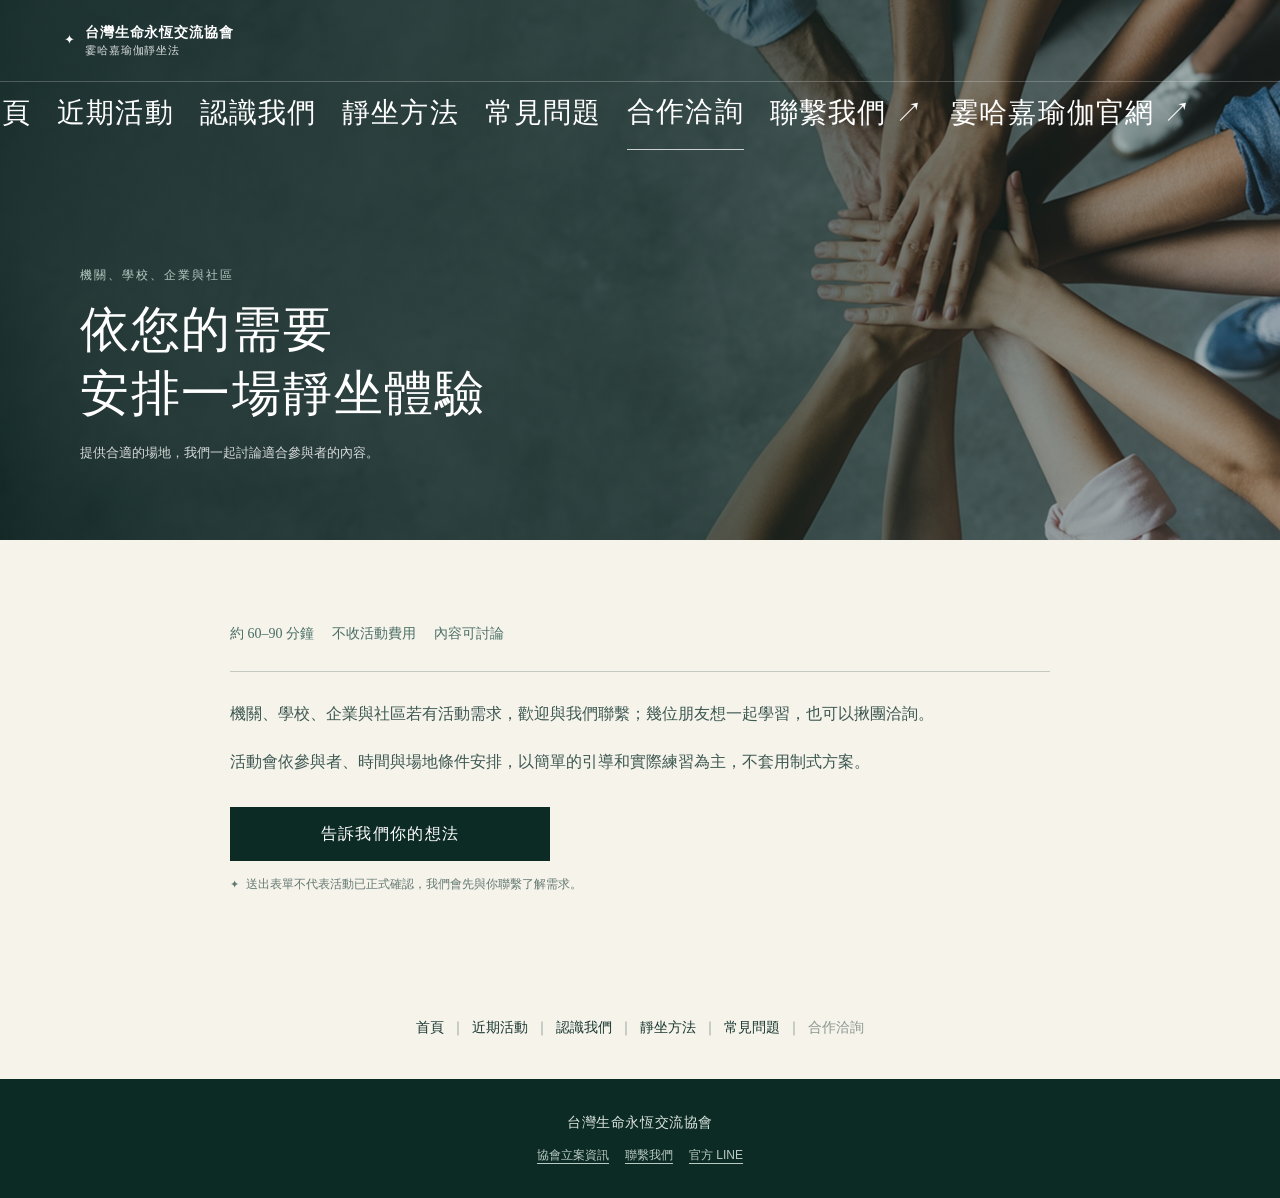
<file: cooperate.html>
<!doctype html>
<html lang="zh-Hant">
<head>
  <meta charset="utf-8">
  <meta name="viewport" content="width=device-width,initial-scale=1,viewport-fit=cover">
  <meta name="robots" content="noindex, noarchive">
  <meta property="og:type" content="website">
  <meta property="og:title" content="合作洽詢｜霎哈嘉瑜伽靜坐法">
  <meta property="og:description" content="公益推廣，不收取活動費用；歡迎機關、學校、企業與社區洽詢，幾位朋友想一起學習也可以揪團聯繫。">
  <meta property="og:url" content="https://sahajayogatw.github.io/The-Silence-Within/cooperate.html">
  <meta property="og:image" content="https://sahajayogatw.github.io/The-Silence-Within/assets/og.png?v=2">
  <meta name="twitter:card" content="summary_large_image">
  <meta name="twitter:image" content="https://sahajayogatw.github.io/The-Silence-Within/assets/og.png?v=2">
  <link rel="canonical" href="https://sahajayogatw.github.io/The-Silence-Within/cooperate.html">
  <title>合作洽詢｜霎哈嘉瑜伽靜坐法</title>
  <link rel="stylesheet" href="assets/styles.css">
  <style>
    .site-header{border-bottom:1px solid rgba(255,255,255,.22)}.brand-copy span{opacity:.84}.mobile-nav{padding:112px 24px 40px;transition:.3s}.mobile-nav a{font-size:28px;padding:13px 0}
    .page-intro{min-height:58svh;padding:120px 22px 50px;display:flex;flex-direction:column;justify-content:flex-end;color:#fff;background:linear-gradient(to right,rgba(7,29,25,.86) 0%,rgba(7,29,25,.68) 52%,rgba(7,29,25,.22) 100%),url("assets/cooperate-hands.jpg") 70% center/cover no-repeat;position:relative;overflow:hidden}.page-intro>*{position:relative;z-index:1}.kicker{font-size:12px;letter-spacing:.17em;color:#b7cbc2;margin:0 0 13px}.page-intro h1{font-family:var(--serif);font-weight:500;font-size:clamp(35px,10vw,46px);line-height:1.3;letter-spacing:.035em;margin:0}.section{padding:58px 22px}.body{font-size:15px;color:#3c5851;margin:0 0 18px}.cta{display:block;margin-top:30px;padding:13px 18px;text-align:center;text-decoration:none;color:#fff;background:var(--deep);letter-spacing:.08em}.note{display:flex;align-items:flex-start;gap:7px;font-size:12px;color:#637971;line-height:1.65;margin:14px 0 0}.note-icon{font-size:11px;line-height:1.8}.page-links{display:flex;justify-content:center;align-items:center;padding:30px 22px}.page-links a{text-decoration:none;font-family:var(--serif);font-size:14px}.page-links a:not(:last-child):after{content:"｜";margin:0 7px;color:#879993;font-family:var(--sans)}@media(min-width:600px){.page-intro,.section,.page-links{padding-left:max(32px,calc((100vw - 680px)/2));padding-right:max(32px,calc((100vw - 680px)/2))}}
    .hero-note{max-width:335px;margin:16px 0 0;font-size:13px;line-height:1.7;color:rgba(255,255,255,.82)}.quick-facts{display:flex;flex-wrap:wrap;gap:8px 18px;padding:0 0 24px;margin:0 0 27px;border-bottom:1px solid var(--line);color:var(--lake);font-family:var(--serif);font-size:14px}
    .page-links{flex-direction:column;gap:12px}.page-link-row{display:flex;justify-content:center;align-items:center}
    @media(min-width:900px){
      .mobile-nav{gap:26px}.mobile-nav a{letter-spacing:.04em}
      .page-intro{min-height:clamp(500px,60vh,650px);padding:150px max(72px,calc((100vw - 1120px)/2)) 76px;background-position:70% center}.page-intro h1{font-size:clamp(46px,3.8vw,60px);max-width:12em}
      .section{padding:82px max(72px,calc((100vw - 820px)/2))}.body{font-size:16px;line-height:1.9}.cta{width:320px}.note{max-width:680px}
      .page-links{padding-top:38px;padding-bottom:38px}
    }
  </style>
</head>
<body>
  <header class="site-header"><a class="brand" href="index.html"><span class="mark" aria-hidden="true">✦</span><span class="brand-copy"><strong>台灣生命永恆交流協會</strong><span>霎哈嘉瑜伽靜坐法</span></span></a><button class="menu-button" type="button" aria-label="開啟主要導覽" aria-expanded="false"><span class="menu-icon"></span></button></header>
  <nav class="mobile-nav" aria-label="主要導覽"><a href="index.html">首頁</a><a href="activities.html">近期活動</a><a href="about.html">認識我們</a><a href="meditation.html">靜坐方法</a><a href="faq.html">常見問題</a><a href="cooperate.html" aria-current="page">合作洽詢</a><a href="https://docs.google.com/forms/d/e/1FAIpQLSfNof_KQOU9m71T4J-Yn13YoA4w-m708eal8SSy8WgQqDBzGQ/viewform?usp=publish-editor" target="_blank" rel="noopener">聯繫我們 ↗</a><a href="https://sahajayoga-tw.com/" target="_blank" rel="noopener">霎哈嘉瑜伽官網 ↗</a><small>簡單、自然，從親身體驗開始。</small></nav>
  <main>
    <header class="page-intro"><p class="kicker">機關、學校、企業與社區</p><h1>依您的需要<br>安排一場靜坐體驗</h1><p class="hero-note">提供合適的場地，我們一起討論適合參與者的內容。</p></header>
    <section class="section"><div class="quick-facts"><span>約 60–90 分鐘</span><span>不收活動費用</span><span>內容可討論</span></div><p class="body">機關、學校、企業與社區若有活動需求，歡迎與我們聯繫；幾位朋友想一起學習，也可以揪團洽詢。</p><p class="body">活動會依參與者、時間與場地條件安排，以簡單的引導和實際練習為主，不套用制式方案。</p><a class="cta" href="https://docs.google.com/forms/d/e/1FAIpQLSeeYBzgm1m2OnS7CctE3TjlwgHm2pGTvJnIvFytkOAoKcC19Q/viewform" target="_blank" rel="noopener">告訴我們你的想法</a><p class="note"><span class="note-icon" aria-hidden="true">✦</span><span>送出表單不代表活動已正式確認，我們會先與你聯繫了解需求。</span></p></section>
    <nav class="page-links" aria-label="其他頁面"><div class="page-link-row"><a href="index.html">首頁</a><a href="activities.html">近期活動</a><a href="about.html">認識我們</a><a href="meditation.html">靜坐方法</a><a href="faq.html">常見問題</a><a href="cooperate.html" aria-current="page">合作洽詢</a></div></nav>
  </main>
  <footer><p class="footer-name">台灣生命永恆交流協會</p><nav class="footer-meta" aria-label="協會資訊與聯絡方式"><a class="footer-link" href="about.html#association-title">協會立案資訊</a><a class="footer-link" href="https://docs.google.com/forms/d/e/1FAIpQLSfNof_KQOU9m71T4J-Yn13YoA4w-m708eal8SSy8WgQqDBzGQ/viewform?usp=publish-editor" target="_blank" rel="noopener">聯繫我們</a><a class="footer-link" href="https://lin.ee/pckyV9F" target="_blank" rel="noopener">官方 LINE</a></nav></footer>
  <script src="assets/nav.js"></script>
</body>
</html>
</file>
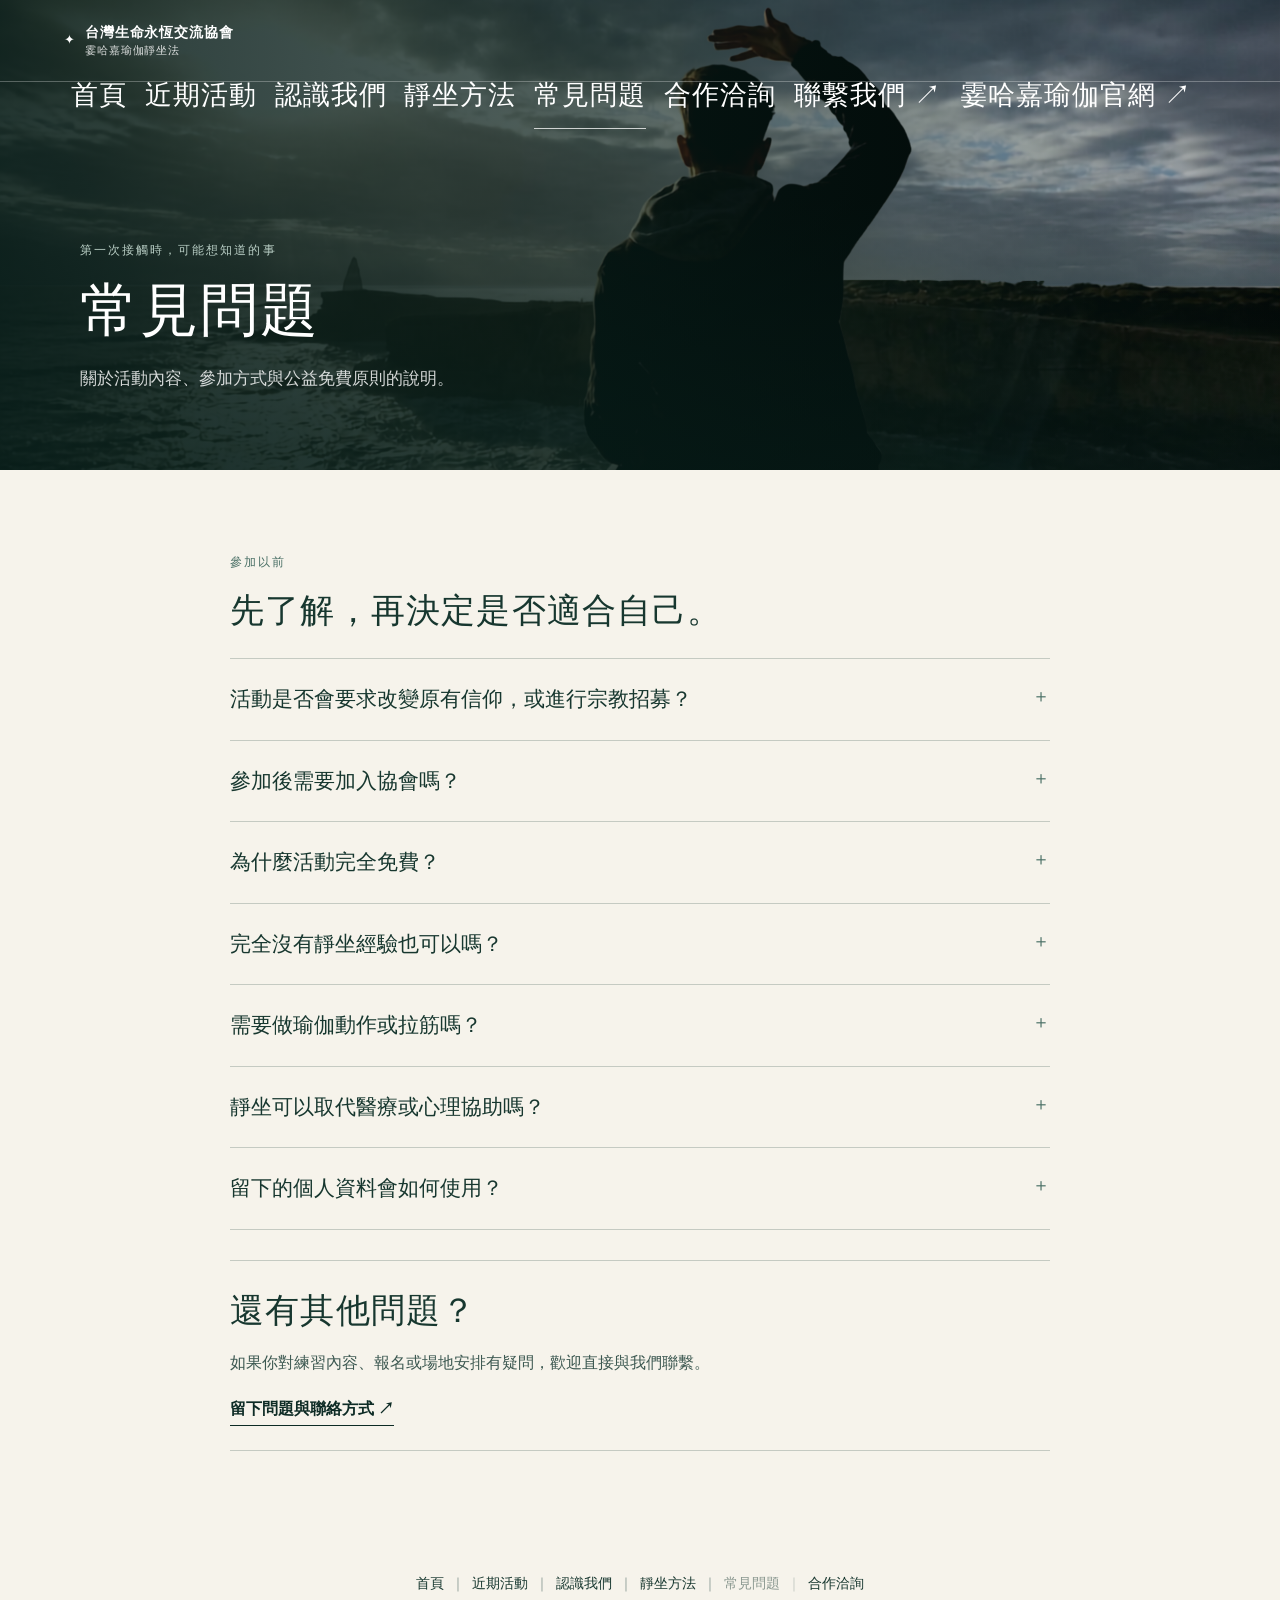
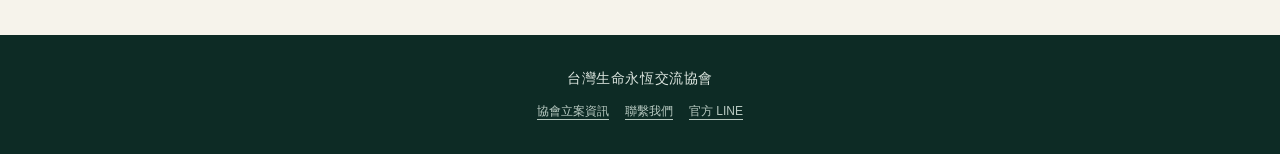
<file: faq.html>
<!doctype html>
<html lang="zh-Hant">
<head>
  <meta charset="utf-8">
  <meta name="viewport" content="width=device-width,initial-scale=1,viewport-fit=cover">
  <meta name="robots" content="noindex, noarchive">
  <meta property="og:type" content="website">
  <meta property="og:title" content="常見問題｜霎哈嘉瑜伽靜坐法">
  <meta property="og:description" content="關於活動內容、公益免費、參加方式與個人資料使用的常見問題。">
  <meta property="og:url" content="https://sahajayogatw.github.io/The-Silence-Within/faq.html">
  <meta property="og:image" content="https://sahajayogatw.github.io/The-Silence-Within/assets/og.png?v=2">
  <meta name="twitter:card" content="summary_large_image">
  <meta name="twitter:image" content="https://sahajayogatw.github.io/The-Silence-Within/assets/og.png?v=2">
  <link rel="canonical" href="https://sahajayogatw.github.io/The-Silence-Within/faq.html">
  <title>常見問題｜霎哈嘉瑜伽靜坐法</title>
  <link rel="stylesheet" href="assets/styles.css">
  <style>
    html{scroll-behavior:smooth}.site-header{border-bottom:1px solid rgba(255,255,255,.28)}.brand-copy span{opacity:.84}.mobile-nav{padding:96px 24px 30px;transition:.3s}.mobile-nav a{font-size:clamp(20px,6vw,27px);padding:9px 0}.page-intro{min-height:390px;padding:128px 22px 58px;display:flex;flex-direction:column;justify-content:flex-end;color:#fff;background:linear-gradient(145deg,#173d34 0%,var(--deep) 72%)}.kicker{font-size:12px;letter-spacing:.17em;color:var(--lake);margin:0 0 12px}.page-intro .kicker{color:#b9cec5}.page-intro h1,.section h2{font-family:var(--serif);font-weight:500;letter-spacing:.035em}.page-intro h1{font-size:clamp(38px,11vw,50px);line-height:1.3;margin:0 0 16px}.page-intro p:last-child{font-size:15px;color:rgba(255,255,255,.82);margin:0;max-width:28em}.faq-photo{margin:0;padding:34px 22px 0}.faq-photo img{display:block;width:100%;aspect-ratio:4/3;object-fit:cover;object-position:center 70%}.section{padding:54px 22px}.section-head{margin-bottom:22px}.section h2{font-size:27px;line-height:1.5;margin:0}.faq-list{border-top:1px solid var(--line)}details{border-bottom:1px solid var(--line)}summary{cursor:pointer;list-style:none;position:relative;padding:21px 38px 21px 0;font-family:var(--serif);font-size:19px;line-height:1.55}summary::-webkit-details-marker{display:none}summary:after{content:"＋";position:absolute;right:0;top:21px;font-family:var(--sans);font-size:18px;color:var(--lake)}details[open] summary:after{content:"−"}.answer{padding:0 0 24px}.answer p{font-size:15px;color:#3c5851;margin:0}.answer p+p{margin-top:13px}.note{margin-top:30px;padding:24px 0;border-block:1px solid var(--line)}.note h2{font-size:23px;margin-bottom:12px}.note p{font-size:15px;color:#3c5851;margin:0}.text-link{display:inline-block;margin-top:17px;color:var(--deep);font-weight:600;text-decoration:none;border-bottom:1px solid currentColor;padding-bottom:2px}.page-links{display:flex;flex-direction:column;justify-content:center;align-items:center;gap:12px;padding:30px 22px}.page-link-row{display:flex;justify-content:center;align-items:center;flex-wrap:wrap}.page-links a{text-decoration:none;font-family:var(--serif);font-size:14px}.page-link-row a:not(:last-child):after{content:"｜";margin:0 7px;color:#879993;font-family:var(--sans)}
    @media(min-width:600px){.page-intro,.faq-photo,.section,.page-links{padding-left:max(32px,calc((100vw - 680px)/2));padding-right:max(32px,calc((100vw - 680px)/2))}}
    @media(min-width:900px){.mobile-nav{gap:18px}.mobile-nav a{letter-spacing:.035em}.page-intro{min-height:470px;padding:150px max(72px,calc((100vw - 1120px)/2)) 76px}.page-intro h1{font-size:58px}.page-intro p:last-child{font-size:17px}.faq-photo{padding:58px max(72px,calc((100vw - 900px)/2)) 0}.faq-photo img{aspect-ratio:16/7;object-position:center 70%}.section{padding:82px max(72px,calc((100vw - 820px)/2))}.section h2{font-size:34px}summary{font-size:21px;padding-block:24px}summary:after{top:24px}.answer p,.note p{font-size:16px;line-height:1.9}.page-links{padding-top:38px;padding-bottom:38px}}
    .page-intro{background:linear-gradient(to right,rgba(7,29,25,.88) 0%,rgba(7,29,25,.7) 46%,rgba(7,29,25,.18) 100%),linear-gradient(to top,rgba(7,29,25,.5),transparent 58%),url("assets/faq-hero.png") 57% center/cover no-repeat}
    @media(min-width:900px){.page-intro{background-position:center,center,58% center}}
  </style>
</head>
<body>
  <header class="site-header"><a class="brand" href="index.html"><span class="mark" aria-hidden="true">✦</span><span class="brand-copy"><strong>台灣生命永恆交流協會</strong><span>霎哈嘉瑜伽靜坐法</span></span></a><button class="menu-button" type="button" aria-label="開啟主要導覽" aria-expanded="false"><span class="menu-icon"></span></button></header>
  <nav class="mobile-nav" aria-label="主要導覽"><a href="index.html">首頁</a><a href="activities.html">近期活動</a><a href="about.html">認識我們</a><a href="meditation.html">靜坐方法</a><a href="faq.html" aria-current="page">常見問題</a><a href="cooperate.html">合作洽詢</a><a href="https://docs.google.com/forms/d/e/1FAIpQLSfNof_KQOU9m71T4J-Yn13YoA4w-m708eal8SSy8WgQqDBzGQ/viewform?usp=publish-editor" target="_blank" rel="noopener">聯繫我們 ↗</a><a href="https://sahajayoga-tw.com/" target="_blank" rel="noopener">霎哈嘉瑜伽官網 ↗</a><small>簡單、自然，從親身體驗開始。</small></nav>
  <main>
    <header class="page-intro"><p class="kicker">第一次接觸時，可能想知道的事</p><h1>常見問題</h1><p>關於活動內容、參加方式與公益免費原則的說明。</p></header>
    <section class="section" aria-labelledby="faq-title"><header class="section-head"><p class="kicker">參加以前</p><h2 id="faq-title">先了解，再決定是否適合自己。</h2></header><div class="faq-list">
      <details><summary>活動是否會要求改變原有信仰，或進行宗教招募？</summary><div class="answer"><p>不會。參加者不需要改變或放棄原有信仰。</p><p>霎哈嘉瑜伽源自印度 Yoga 傳統，完整內容具有文化與精神性背景；入門活動則以靜坐體驗與自我觀察為主，從親身感受開始。</p></div></details>
      <details><summary>參加後需要加入協會嗎？</summary><div class="answer"><p>不需要。是否參加活動、留下聯絡資料或繼續學習，都由個人自由決定。你可以只參加一次，也可以在任何時候停止練習。</p></div></details>
      <details><summary>為什麼活動完全免費？</summary><div class="answer"><p>霎哈嘉瑜伽認為，自覺是每個人與生俱來的可能性，不能以金錢購買。因此，入門靜坐、自覺體驗及初學者練習皆以免費分享為原則。</p><p>我們不收取活動費用、入會費或教材費，也不提供付費教學，也不販售相關產品，不以捐款作為參加或繼續學習的條件。</p><p>關於主辦單位的正式資料，可參考「<a href="about.html#association-title">協會立案資訊</a>」。</p></div></details>
      <details><summary>完全沒有靜坐經驗也可以嗎？</summary><div class="answer"><p>可以。活動為初學者設計，帶領者會一步一步說明，從實際練習開始，不需要先具備相關知識或經驗。</p></div></details>
      <details><summary>需要做瑜伽動作或拉筋嗎？</summary><div class="answer"><p>不需要。霎哈嘉瑜伽以靜坐作為主要的日常練習，不以伸展或體位動作為主要內容。一般活動可以坐在椅子上或地上；個別練習的場地安排，請以當次活動說明為準。</p></div></details>
      <details id="medical"><summary>靜坐可以取代醫療或心理協助嗎？</summary><div class="answer"><p>不可以。活動提供靜坐學習與一般身心知識，不取代醫療診斷、治療或其他專業協助。如有身心健康方面的需要，請尋求合適的專業意見。</p></div></details>
      <details><summary>留下的個人資料會如何使用？</summary><div class="answer"><p>你所提供的資料，只用於活動安排、報名確認或回覆本次詢問，不會作為其他用途。是否接受後續聯繫，由你自行決定。</p></div></details>
    </div><aside class="note" aria-labelledby="more-question-title"><h2 id="more-question-title">還有其他問題？</h2><p>如果你對練習內容、報名或場地安排有疑問，歡迎直接與我們聯繫。</p><a class="text-link" href="https://docs.google.com/forms/d/e/1FAIpQLSfNof_KQOU9m71T4J-Yn13YoA4w-m708eal8SSy8WgQqDBzGQ/viewform?usp=publish-editor" target="_blank" rel="noopener">留下問題與聯絡方式 ↗</a></aside></section>
    <nav class="page-links" aria-label="其他頁面"><div class="page-link-row"><a href="index.html">首頁</a><a href="activities.html">近期活動</a><a href="about.html">認識我們</a><a href="meditation.html">靜坐方法</a><a href="faq.html" aria-current="page">常見問題</a><a href="cooperate.html">合作洽詢</a></div></nav>
  </main>
  <footer><p class="footer-name">台灣生命永恆交流協會</p><nav class="footer-meta" aria-label="協會資訊與聯絡方式"><a class="footer-link" href="about.html#association-title">協會立案資訊</a><a class="footer-link" href="https://docs.google.com/forms/d/e/1FAIpQLSfNof_KQOU9m71T4J-Yn13YoA4w-m708eal8SSy8WgQqDBzGQ/viewform?usp=publish-editor" target="_blank" rel="noopener">聯繫我們</a><a class="footer-link" href="https://lin.ee/pckyV9F" target="_blank" rel="noopener">官方 LINE</a></nav></footer>
  <script src="assets/nav.js"></script>
</body>
</html>
</file>
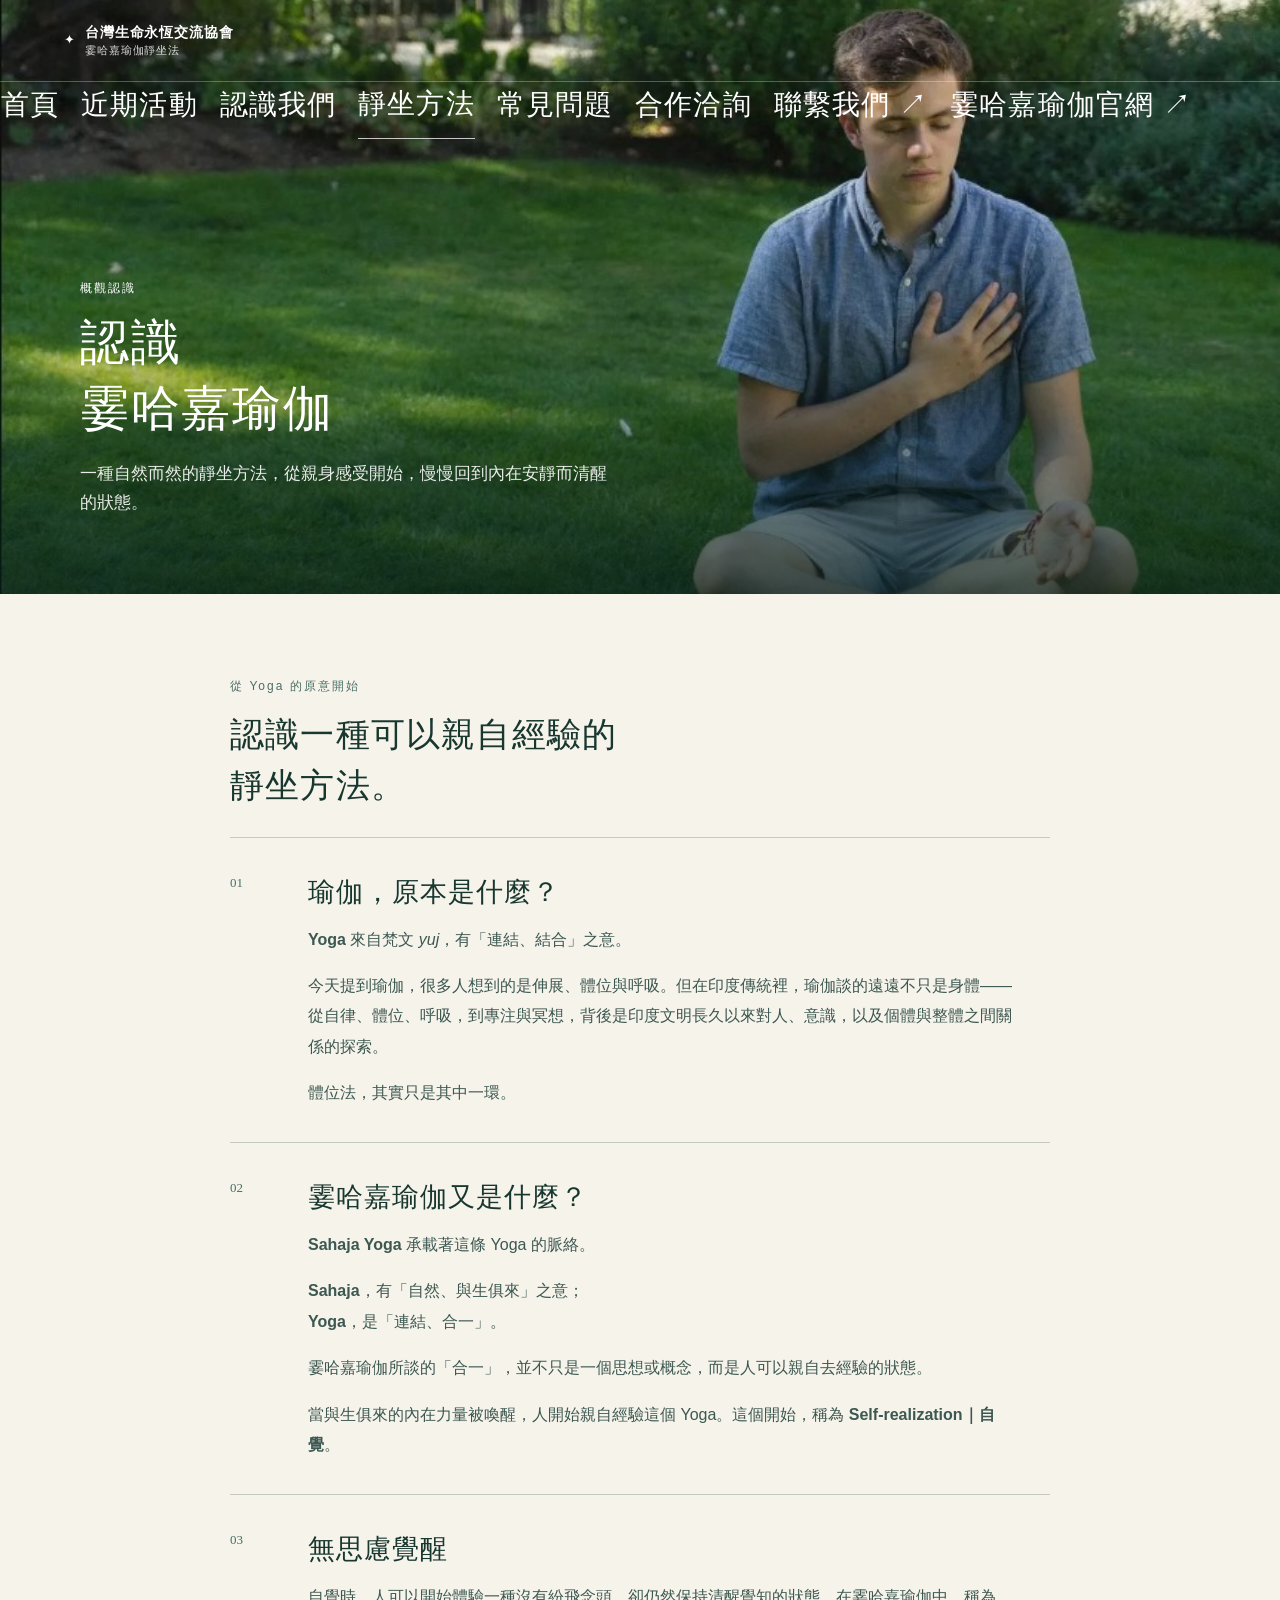
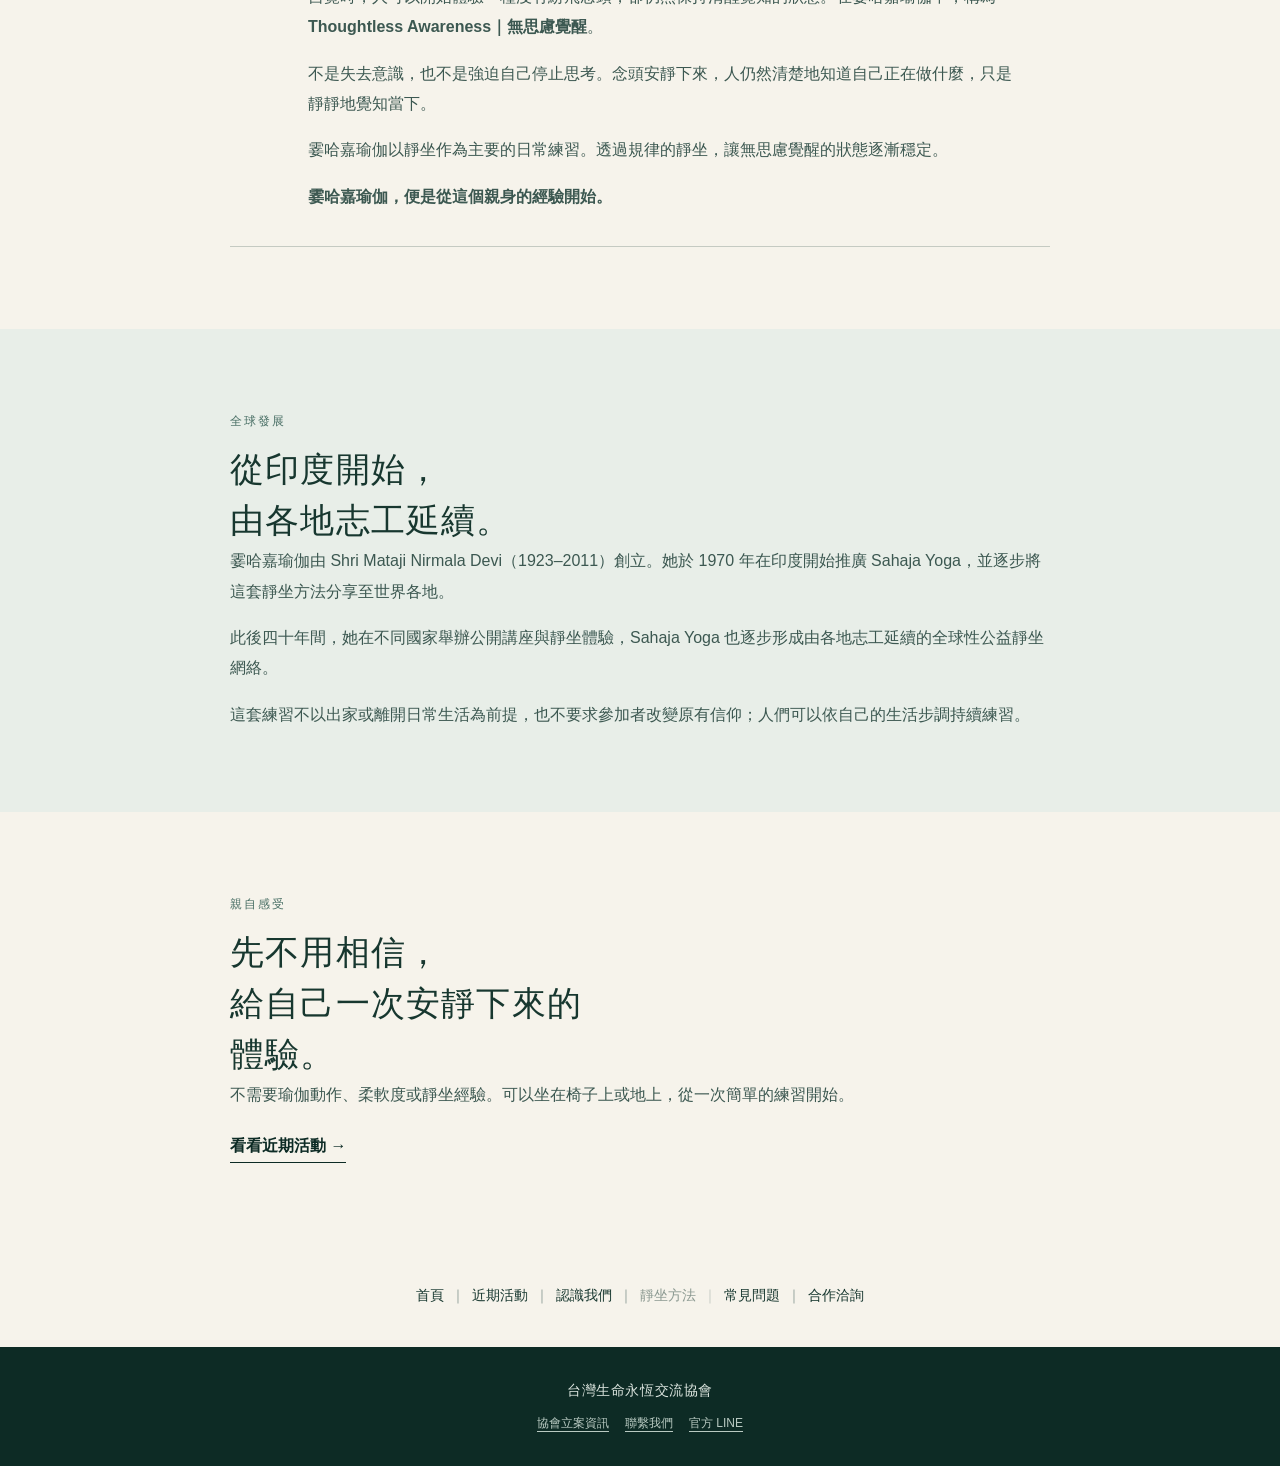
<file: meditation.html>
<!doctype html>
<html lang="zh-Hant">
<head>
  <meta charset="utf-8">
  <meta name="viewport" content="width=device-width,initial-scale=1,viewport-fit=cover">
  <meta name="robots" content="noindex, noarchive">
  <meta property="og:type" content="website">
  <meta property="og:title" content="認識霎哈嘉瑜伽｜霎哈嘉瑜伽靜坐法">
  <meta property="og:description" content="從親身感受開始，概觀認識霎哈嘉瑜伽的靜坐方法、自覺體驗與身心平衡。">
  <meta property="og:url" content="https://sahajayogatw.github.io/The-Silence-Within/meditation.html">
  <meta property="og:image" content="https://sahajayogatw.github.io/The-Silence-Within/assets/og.png?v=2">
  <meta name="twitter:card" content="summary_large_image">
  <meta name="twitter:image" content="https://sahajayogatw.github.io/The-Silence-Within/assets/og.png?v=2">
  <link rel="canonical" href="https://sahajayogatw.github.io/The-Silence-Within/meditation.html">
  <title>認識霎哈嘉瑜伽｜霎哈嘉瑜伽靜坐法</title>
  <link rel="stylesheet" href="assets/styles.css">
  <style>
    html{scroll-behavior:smooth}.site-header{border-bottom:1px solid rgba(255,255,255,.28)}.brand-copy span{opacity:.84}.mobile-nav{padding:104px 24px 34px;transition:.3s}.mobile-nav a{font-size:clamp(21px,6.6vw,28px);padding:10px 0}
    .page-intro{min-height:66svh;padding:120px 22px 50px;display:flex;flex-direction:column;justify-content:flex-end;color:#fff;background:linear-gradient(to bottom,rgba(7,29,25,.04) 18%,rgba(7,29,25,.16) 52%,rgba(7,29,25,.76) 100%),url("assets/meditation-person.jpg") 67% 42%/cover no-repeat}.kicker{font-size:12px;letter-spacing:.17em;color:var(--lake);margin:0 0 12px}.page-intro .kicker{color:#fff}.page-intro h1{font-family:var(--serif);font-weight:500;font-size:clamp(34px,9.5vw,44px);line-height:1.35;letter-spacing:.035em;margin:0 0 16px}.page-intro p:last-child{font-size:15px;color:rgba(255,255,255,.9);margin:0;max-width:31em}.section{padding:54px 22px}.section.mist{background:var(--mist)}.section-head{margin-bottom:26px}.section h2{font-family:var(--serif);font-size:27px;font-weight:500;line-height:1.5;letter-spacing:.035em;margin:0}.body{font-size:15px;color:#3c5851;margin:0}.body+.body{margin-top:16px}.overview{border-top:1px solid var(--line)}.topic{padding:28px 0;border-bottom:1px solid var(--line)}.topic-number{display:block;font-family:var(--serif);font-size:13px;color:var(--lake);margin-bottom:8px}.topic h2{font-family:var(--serif);font-size:23px;font-weight:500;line-height:1.5;margin:0 0 12px}.closing h2{max-width:11em}.text-link{display:inline-block;margin-top:22px;color:var(--deep);font-weight:600;text-decoration:none;border-bottom:1px solid currentColor;padding-bottom:2px}.page-links{display:flex;flex-direction:column;justify-content:center;align-items:center;gap:12px;padding:30px 22px}.page-link-row{display:flex;justify-content:center;align-items:center;flex-wrap:wrap}.page-links a{text-decoration:none;font-family:var(--serif);font-size:14px}.page-link-row a:not(:last-child):after{content:"｜";margin:0 7px;color:#879993;font-family:var(--sans)}
    @media(min-width:600px){.page-intro,.section,.page-links{padding-left:max(32px,calc((100vw - 680px)/2));padding-right:max(32px,calc((100vw - 680px)/2))}}
    @media(min-width:900px){.mobile-nav{gap:22px}.mobile-nav a{letter-spacing:.04em}.page-intro{min-height:clamp(520px,66vh,710px);padding:150px max(72px,calc((100vw - 1120px)/2)) 76px;background-position:center 38%}.page-intro h1{font-size:clamp(46px,3.8vw,60px);max-width:11em}.page-intro p:last-child{font-size:17px}.section{padding:82px max(72px,calc((100vw - 820px)/2))}.section h2{font-size:34px}.body{font-size:16px;line-height:1.9}.topic{display:grid;grid-template-columns:58px 1fr;column-gap:20px;padding:34px 0}.topic-number{grid-row:1/3}.topic h2{font-size:27px}.topic .body{max-width:44em}.page-links{padding-top:38px;padding-bottom:38px}}
  </style>
</head>
<body>
  <header class="site-header"><a class="brand" href="index.html"><span class="mark" aria-hidden="true">✦</span><span class="brand-copy"><strong>台灣生命永恆交流協會</strong><span>霎哈嘉瑜伽靜坐法</span></span></a><button class="menu-button" type="button" aria-label="開啟主要導覽" aria-expanded="false"><span class="menu-icon"></span></button></header>
  <nav class="mobile-nav" aria-label="主要導覽"><a href="index.html">首頁</a><a href="activities.html">近期活動</a><a href="about.html">認識我們</a><a href="meditation.html" aria-current="page">靜坐方法</a><a href="faq.html">常見問題</a><a href="cooperate.html">合作洽詢</a><a href="https://docs.google.com/forms/d/e/1FAIpQLSfNof_KQOU9m71T4J-Yn13YoA4w-m708eal8SSy8WgQqDBzGQ/viewform?usp=publish-editor" target="_blank" rel="noopener">聯繫我們 ↗</a><a href="https://sahajayoga-tw.com/" target="_blank" rel="noopener">霎哈嘉瑜伽官網 ↗</a><small>簡單、自然，從親身體驗開始。</small></nav>
  <main>
    <header class="page-intro"><p class="kicker">概觀認識</p><h1>認識<br>霎哈嘉瑜伽</h1><p>一種自然而然的靜坐方法，從親身感受開始，慢慢回到內在安靜而清醒的狀態。</p></header>
    <section class="section" aria-labelledby="overview-title"><header class="section-head"><p class="kicker">從 Yoga 的原意開始</p><h2 id="overview-title">認識一種可以親自經驗的<br>靜坐方法。</h2></header><div class="overview">
      <article class="topic"><span class="topic-number">01</span><h2>瑜伽，原本是什麼？</h2><div><p class="body"><strong>Yoga</strong> 來自梵文 <em>yuj</em>，有「連結、結合」之意。</p><p class="body">今天提到瑜伽，很多人想到的是伸展、體位與呼吸。但在印度傳統裡，瑜伽談的遠遠不只是身體——從自律、體位、呼吸，到專注與冥想，背後是印度文明長久以來對人、意識，以及個體與整體之間關係的探索。</p><p class="body">體位法，其實只是其中一環。</p></div></article>
      <article class="topic"><span class="topic-number">02</span><h2>霎哈嘉瑜伽又是什麼？</h2><div><p class="body"><strong>Sahaja Yoga</strong> 承載著這條 Yoga 的脈絡。</p><p class="body"><strong>Sahaja</strong>，有「自然、與生俱來」之意；<br><strong>Yoga</strong>，是「連結、合一」。</p><p class="body">霎哈嘉瑜伽所談的「合一」，並不只是一個思想或概念，而是人可以親自去經驗的狀態。</p><p class="body">當與生俱來的內在力量被喚醒，人開始親自經驗這個 Yoga。這個開始，稱為 <strong>Self-realization｜自覺</strong>。</p></div></article>
      <article class="topic"><span class="topic-number">03</span><h2>無思慮覺醒</h2><div><p class="body">自覺時，人可以開始體驗一種沒有紛飛念頭，卻仍然保持清醒覺知的狀態。在霎哈嘉瑜伽中，稱為 <strong>Thoughtless Awareness｜無思慮覺醒</strong>。</p><p class="body">不是失去意識，也不是強迫自己停止思考。念頭安靜下來，人仍然清楚地知道自己正在做什麼，只是靜靜地覺知當下。</p><p class="body">霎哈嘉瑜伽以靜坐作為主要的日常練習。透過規律的靜坐，讓無思慮覺醒的狀態逐漸穩定。</p><p class="body"><strong>霎哈嘉瑜伽，便是從這個親身的經驗開始。</strong></p></div></article>
    </div></section>
    <section class="section mist global" aria-labelledby="global-title"><p class="kicker">全球發展</p><h2 id="global-title">從印度開始，<br>由各地志工延續。</h2><p class="body">霎哈嘉瑜伽由 Shri Mataji Nirmala Devi（1923–2011）創立。她於 1970 年在印度開始推廣 Sahaja Yoga，並逐步將這套靜坐方法分享至世界各地。</p><p class="body">此後四十年間，她在不同國家舉辦公開講座與靜坐體驗，Sahaja Yoga 也逐步形成由各地志工延續的全球性公益靜坐網絡。</p><p class="body">這套練習不以出家或離開日常生活為前提，也不要求參加者改變原有信仰；人們可以依自己的生活步調持續練習。</p></section>
    <section class="section closing" aria-labelledby="closing-title"><p class="kicker">親自感受</p><h2 id="closing-title">先不用相信，<br>給自己一次安靜下來的體驗。</h2><p class="body">不需要瑜伽動作、柔軟度或靜坐經驗。可以坐在椅子上或地上，從一次簡單的練習開始。</p><a class="text-link" href="activities.html">看看近期活動 →</a></section>
    <nav class="page-links" aria-label="其他頁面"><div class="page-link-row"><a href="index.html">首頁</a><a href="activities.html">近期活動</a><a href="about.html">認識我們</a><a href="meditation.html" aria-current="page">靜坐方法</a><a href="faq.html">常見問題</a><a href="cooperate.html">合作洽詢</a></div></nav>
  </main>
  <footer><p class="footer-name">台灣生命永恆交流協會</p><nav class="footer-meta" aria-label="協會資訊與聯絡方式"><a class="footer-link" href="about.html#association-title">協會立案資訊</a><a class="footer-link" href="https://docs.google.com/forms/d/e/1FAIpQLSfNof_KQOU9m71T4J-Yn13YoA4w-m708eal8SSy8WgQqDBzGQ/viewform?usp=publish-editor" target="_blank" rel="noopener">聯繫我們</a><a class="footer-link" href="https://lin.ee/pckyV9F" target="_blank" rel="noopener">官方 LINE</a></nav></footer>
  <script src="assets/nav.js"></script>
</body>
</html>
</file>
<file: assets/styles.css>
:root{--ink:#17372f;--deep:#0d2b25;--lake:#496f65;--mist:#e8eee8;--paper:#f6f3eb;--line:rgba(23,55,47,.22);--serif:"Noto Serif TC","Songti TC","PMingLiU",serif;--sans:"Noto Sans TC","PingFang TC","Microsoft JhengHei",sans-serif}
*{box-sizing:border-box}
body{margin:0;background:var(--paper);color:var(--ink);font-family:var(--sans);line-height:1.75}
a{color:inherit}
button{font:inherit}
.site-header{position:absolute;inset:0 0 auto;z-index:10;height:70px;padding:0 18px;display:flex;align-items:center;color:#fff}
.brand{display:flex;align-items:center;gap:10px;text-decoration:none}
.mark{font-size:13px}
.brand-copy{display:flex;flex-direction:column;line-height:1.35}
.brand-copy strong{font-family:var(--serif);font-size:13px;letter-spacing:.06em}
.brand-copy span{font-size:11px;letter-spacing:.08em}
.menu-button{margin-left:auto;width:44px;height:44px;border:0;background:transparent;color:inherit;display:grid;place-items:center}
.menu-icon,.menu-icon:before,.menu-icon:after{content:"";display:block;width:23px;height:1px;background:currentColor;position:relative}
.menu-icon:before{position:absolute;top:-7px}
.menu-icon:after{position:absolute;top:7px}
.menu-button[aria-expanded=true] .menu-icon{background:transparent}
.menu-button[aria-expanded=true] .menu-icon:before{top:0;transform:rotate(45deg)}
.menu-button[aria-expanded=true] .menu-icon:after{top:0;transform:rotate(-45deg)}
.mobile-nav{position:fixed;z-index:9;inset:0;background:var(--deep);color:#fff;display:flex;flex-direction:column;transform:translateY(-102%)}
.mobile-nav.open{transform:none}
.mobile-nav a{font-family:var(--serif);text-decoration:none;border-bottom:1px solid rgba(255,255,255,.18)}
.mobile-nav a[aria-current="page"]{border-bottom-color:rgba(255,255,255,.72)}
.mobile-nav small{margin-top:auto;opacity:.65}
footer{background:var(--deep);color:#dce5df;padding:32px 22px;text-align:center}
.footer-name{font-family:var(--serif);font-size:14px;letter-spacing:.04em;margin:0 0 10px}
.footer-meta{display:flex;flex-wrap:wrap;justify-content:center;gap:6px 16px;font-size:12px;color:#b9cac2}
.footer-link{color:inherit;text-underline-offset:4px}
.page-links .page-link-row{display:grid;grid-template-columns:repeat(3,auto);justify-content:center;align-items:center;column-gap:0;row-gap:10px}
.page-links .page-link-row a{white-space:nowrap;text-align:center}
.page-links .page-link-row a[aria-current="page"]{opacity:.48;pointer-events:none}
.page-links .page-link-row a:nth-child(3):after,.page-links .page-link-row a:last-child:after{display:none}
@media(min-width:600px){.site-header{padding-inline:32px}}
@media(min-width:900px){
  .site-header{height:82px;padding:0 clamp(44px,5vw,92px)}
  .brand-copy strong{font-size:14px}
  .menu-button{display:none}
  .mobile-nav{position:absolute;z-index:11;inset:0 clamp(44px,5vw,92px) auto auto;height:82px;width:auto;padding:0;display:flex;flex-direction:row;align-items:center;background:transparent;transform:none;transition:none}
  .mobile-nav a{font-family:var(--sans);font-size:13px;padding:8px 0;border:0;white-space:nowrap}
  .mobile-nav a[aria-current="page"]{border-bottom:1px solid rgba(255,255,255,.75)}
  .mobile-nav small{display:none}
  .page-links .page-link-row{display:flex;gap:0}
  .page-links .page-link-row a:nth-child(3):after{display:inline}
}
</file>
